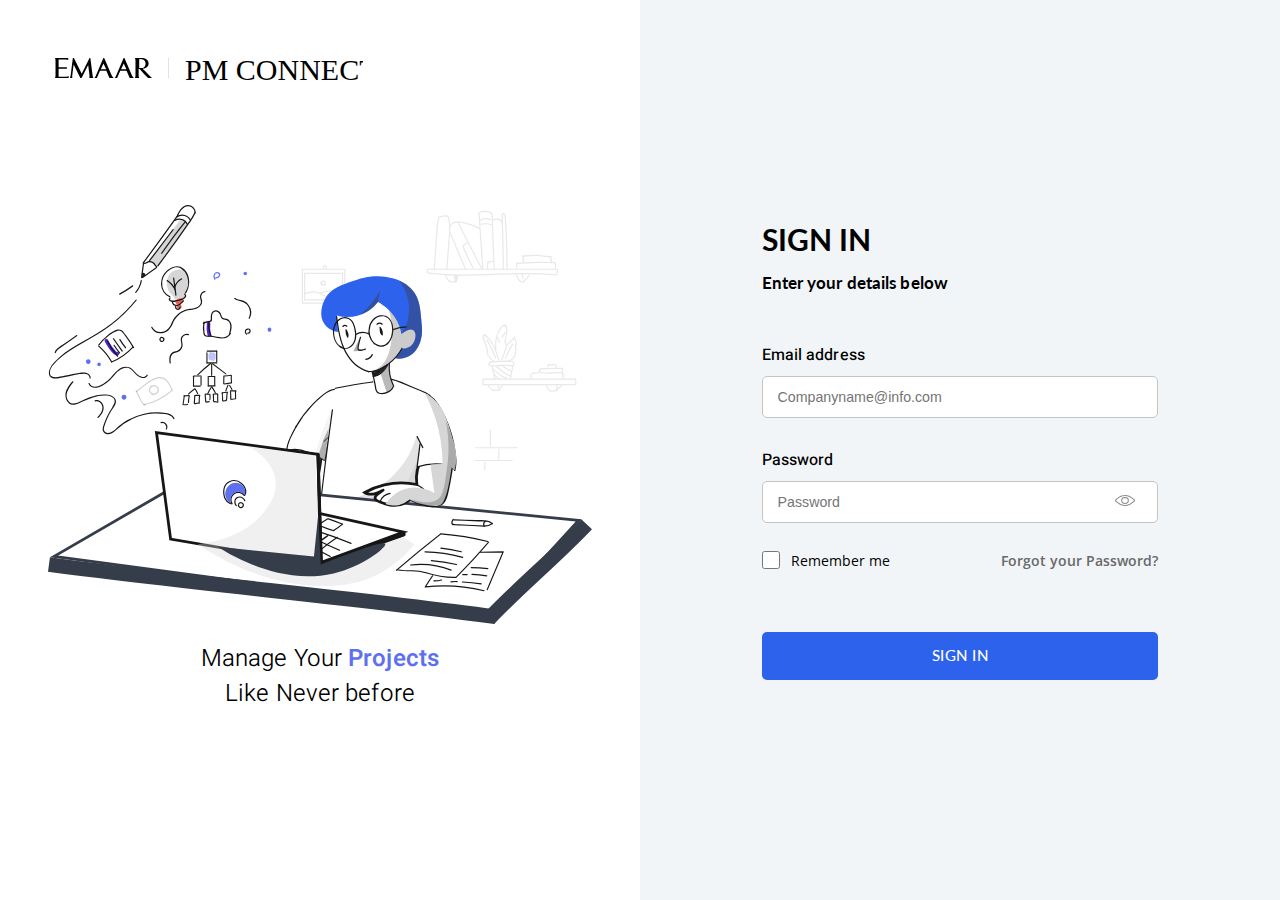
<file: signIn.html>
<!DOCTYPE html>
<html lang="en">

<head>
    <meta charset="UTF-8">
    <meta http-equiv="X-UA-Compatible" content="IE=edge">
    <meta name="viewport" content="width=device-width, initial-scale=1.0">


    <link rel="stylesheet" href="css/style.css">


    <title>Sign In</title>
</head>

<body>
    <section class="main signIn">
        <div class="container-fluid">
            <div class="row">
                <div class="div-left">
                    <h2> <img class="d-none d-md-block" src="icons/Logo-sign.svg" alt=""></h2>

                 <center>   <img src="icons/Emarlogo_mobileversion.svg" class="d-md-none" alt="logo" ></center>
                    
                    <!-- <h2>Emaar </h2>
                    <h2>pm Connect</h2> -->
                    <div class="con_div">
                        <img src="icons/BG-signup.svg" alt="">
                        <div class="div_center">
                            <p>Manage Your <span>Projects</span> Like Never before</p>
                        </div>
                    </div>
                </div>
                <div class="div-right">
                   
                    <form action="">
                        <h1>Sign In</h1>
                        <p>Enter your details below</p>
                        <p>Email address</p>
                        <input type="email" placeholder="Companyname@info.com">
                        <p>Password</p>
                        <input type="password" id="myInput" placeholder="Password">

                        <a class="eyes2" type="button">
                            <!-- <i class="fas fa-eye" onclick="myFunction()"></i> -->
                        <img src="icons/eye.svg" alt="" onclick="myFunction()">
                        </a>


                        <div class="checkbox_div">
                            <div class="align_check">
                                <input type="checkbox" id="vehicle1" name="vehicle1" value="Bike">
                                <label for="vehicle1"> Remember me</label>
                            </div>
                            <p><a href="#" >Forgot your Password?</a></p>
                        </div>
                        <button class="btn">Sign In</button>
                    </form>
                </div>
            </div>
        </div>
    </section>



    <script src="js/script.js"></script>
</body>
<style>
 
</style>
</html>
</file>
<file: css/style.css>
@import url('https://fonts.googleapis.com/css2?family=Heebo:wght@100;200;400;500;600;700;800&family=Lato:wght@400;700&family=Marcellus&family=Open+Sans&family=Roboto&display=swap');
*
{
margin: 0;
padding: 0;
box-sizing: border-box;
scroll-behavior: smooth;
}
html
{
font-size: 62.5% !important;
}
:root
{
--heebo:'Heebo', sans-serif;
--marcel: 'Marcellus', serif;
--open: 'Open Sans', sans-serif;
--roboto: 'Roboto', sans-serif;
--lato: 'Lato', sans-serif;
--rot: 0deg;
}
body
{
font-size: 1.6rem !important;
letter-spacing: 0.1px ;
font-family: var(--heebo) !important;
font-weight: 400 ;
min-height: 100vh;
}
/* signin  css*/
.container-fluid
{
width: 100%;
}
.row
{
display: flex;
align-items: center;
flex-wrap: wrap;
}
.main
{
min-height: 100vh;
width: 100%;
overflow: hidden;
}
.main .div-left,
.main .div-right
{
flex: 0 0 50%;
max-width: 50%;
min-height: 100vh;
padding: 5rem 0;
}
.main .div-left h2
{
font-family: 'Marcellus', serif;
text-transform: uppercase;
letter-spacing: 0.5px;
position: relative;
margin-right: 25px;
font-weight: 600;
display: inline;
font-size: 2.3rem;
margin-left: 5.5rem;
}
.main .div-left h2:nth-child(2)
{
margin-left: 0rem;
}
.main .div-left h2::after
{
display: none;
position: absolute;
top: -7%;
right: 0;
/* display: inline; */
content: '|';
font-weight: 200;
font-size: 2.2rem;
font-family: var(--heebo);
color: #e0e0e0;
transform: translateX(225%);
}
.main .div-left h2:nth-child(2)::after
{
content: '';
}
.main .div-left .con_div
{
display: flex;
flex-direction: column;
align-items: center;
justify-content: center;
text-align: center;
width: 100%;
height: 68vh;
margin-top: 4rem;
}
.main .div-left .con_div img
{
width: 85%;
height: auto;
}
.main .div-left .div_center
{
width: 100%;
display: flex;
justify-content: center;
align-items: center;
text-align: center;
}
.main .div-left .div_center p
{
font-weight: 300;
font-size: 2.4rem;
width: 45%;
margin-top: 1.7rem;
}
.main .div-left .div_center p span
{
font-weight: 600;
color: #5E70EF;
}
.main .div-right
{
background-color: #F2F5F8;
display: flex;
justify-content: center;
flex-direction: column;
align-items: center;
}
.main .div-right form
{
width: 62%;
}
.main .div-right form h1
{
text-transform: uppercase;
font-size: 3rem;
margin-bottom: 1.5rem;
font-family: var(--lato);
}
.main .div-right form p:nth-child(2)
{
margin-bottom: 5rem;
font-family: var(--lato);
font-weight: 700;
font-size: 1.7rem;
}
.main .div-right form input
{
height: 4.2rem;
border-radius: 5px;
width: 100%;
outline: none;
border: 1px solid #c4c4c4;
padding: 15px;
font-size: 1.42rem;
margin-bottom: 3rem;
transition: all 0.4s ease;
}
.main .div-right form input[type="password"]
{
margin-bottom: 2.8rem;
}
.main .div-right form p
{
margin-bottom: 0.9rem;
font-family: var(--heebo);
font-weight: 500;
font-size: 1.6rem;
}
.main .div-right form .checkbox_div
{
display: flex;
justify-content: space-between;
}
.main .div-right form .checkbox_div .align_check
{
display: flex;
}
.main .div-right form .checkbox_div input[type="checkbox"]
{
margin-right: 11px;
width: 18px;
height: 18px;
border: 1px solid transparent;
color: #F2F5F8;
}
.main .div-right form .checkbox_div .align_check label
{
font-size: 13.6px;
font-family: var(--open);
letter-spacing: 0.03px;
}
.main .div-right form .checkbox_div p
{
color: #696969;
font-weight: 600;
font-family: var(--open);
font-size: 13.6px;
letter-spacing: 0.03px;
}
.main .div-right form button
{
outline: none;
color: #fff;
cursor: pointer;
padding: 14px 20px 16px 20px;
letter-spacing: 0.5px;
font-size: 14.8px;
font-weight: 500;
text-transform: uppercase;
transition: all 0.4s ease;
border-radius: 5px;
border: none;
margin-top: 1.2rem;
background-color: #2D62ED;
width: 100%;
font-family: var(--lato);
}
@media (max-width:749px)
{
.container {
padding: 0px 15px;
max-width: 749px;
}
.main .div-left, .main .div-right {
flex: 0 0 100%;
max-width: 100%;
min-height: 80vh;
}
.main .div-left h2
{
margin-left: 1.5rem;
}
.main .div-left .div_center p {
width: 80%;
}
.main .div-left .con_div {
height: 50vh;
}
.main .div-right form {
width: 75%;
}
.main .div-right form .checkbox_div input[type="checkbox"] {
margin-right: 4px;
width: 15px;
height: 15px;
}
.main .div-right form .checkbox_div .align_check label {
font-size: 12.6px;
}
.main .div-right form .checkbox_div p {
font-size: 12.6px;
}
}
/* signin -end */
@media(min-width: 950px)
{
.col-md-1
{
flex: 0 0 calc(1/12*100%);
max-width: calc(1/12*100%);
}
.col-md-2
{
flex: 0 0 calc(2/12*100%);
max-width: calc(2/12*100%);
}
.col-md-3
{
flex: 0 0 25%;
max-width: 25%;
}
.col-md-4
{
flex: 0 0 calc(4/12*100%);
max-width: calc(4/12*100%);
}
.col-md-5
{
flex: 0 0 calc(5/12*100%);
max-width: calc(5/12*100%);
}
.col-md-6
{
flex: 0 0 50%;
max-width: 50%;
}
.col-md-7
{
flex: 0 0 calc(7/12*100%);
max-width: calc(7/12*100%);
}
.col-md-8
{
flex: 0 0 calc(8/12*100%);
max-width: calc(8/12*100%);
}
.col-md-9
{
flex: 0 0 calc(9/12*100%);
max-width: calc(9/12*100%);
}
.col-md-10
{
flex: 0 0 calc(10/12*100%);
max-width: calc(10/12*100%);
}
.col-md-11
{
flex: 0 0 calc(11/12*100%);
max-width: calc(11/12*100%);
}
.col-md-12
{
flex: 0 0 100%;
max-width: 100%;
}
.ml-1
{
margin-left: 5px;
}
.mr-1
{
margin-right: 5px;
}
.mt-1
{
margin-top: 5px;
}
.mb-1
{
margin-bottom: 5px;
}
.ml-2
{
margin-left: 10px;
}
.mr-2
{
margin-right: 10px;
}
.mt-2
{
margin-top: 10px;
}
.mb-2
{
margin-bottom: 10px;
}
.ml-3
{
margin-left: 15px;
}
.mr-3
{
margin-right: 15px;
}
.mt-3
{
margin-top: 1.5rem !important;
}
.mb-3
{
margin-bottom: 15px;
}
.ml-4
{
margin-left: 20px;
}
.mr-4
{
margin-right: 20px;
}
.mt-4
{
margin-top: 20px;
}
.mb-4
{
margin-bottom: 20px;
}
.ml-5
{
margin-left: 25px;
}
.mr-5
{
margin-right: 25px;
}
.mt-5
{
margin-top: 25px;
}
.mb-5
{
margin-bottom: 25px;
}
}
ol, ul {
padding-left: 0rem !important;
}
dl, ol, ul {
margin-top: 0;
margin-bottom: 0rem !important;
}
p {
margin-top: 0;
margin-bottom: 0rem;
}
.container-fluid
{
width: 100%;
}
nav
{
margin: 0;
padding: 0 !important;
}
.mobile-menuhead
{
display: none;
}
.mobile-menuhead .logo_div h1
{
display: none;
}
.main
{
min-height: 100vh;
width: 100%;
overflow: hidden;
}
.main .div-left,
.main .div-right
{
flex: 0 0 50%;
max-width: 50%;
min-height: 100vh;
padding: 5rem 0;
}
.main .div-left h2
{
font-family: 'Marcellus', serif;
text-transform: uppercase;
letter-spacing: 0.5px;
position: relative;
margin-right: 25px;
font-weight: 600;
display: inline;
font-size: 2.3rem;
margin-left: 5.5rem;
}
.main .div-left h2:nth-child(2)
{
margin-left: 0rem;
}
.main .div-left h2::after
{
display: none;
position: absolute;
top: -7%;
right: 0;
/* display: inline; */
content: '|';
font-weight: 200;
font-size: 2.2rem;
font-family: var(--heebo);
color: #e0e0e0;
transform: translateX(225%);
}
.main .div-left h2:nth-child(2)::after
{
content: '';
}
.main .div-left .con_div
{
display: flex;
flex-direction: column;
align-items: center;
justify-content: center;
text-align: center;
width: 100%;
height: 68vh;
margin-top: 4rem;
}
.main .div-left .con_div img
{
width: 85%;
height: auto;
}
.main .div-left .div_center
{
width: 100%;
display: flex;
justify-content: center;
align-items: center;
text-align: center;
}
.main .div-left .div_center p
{
font-weight: 300;
font-size: 2.4rem;
width: 45%;
margin-top: 1.7rem;
}
.main .div-left .div_center p span
{
font-weight: 600;
color: #5E70EF;
}
.main .div-right
{
background-color: #F2F5F8;
display: flex;
justify-content: center;
flex-direction: column;
align-items: center;
}
.main .div-right form
{
width: 62%;
}
.main .div-right form h1
{
text-transform: uppercase;
font-size: 3rem;
margin-bottom: 1.5rem;
font-family: var(--lato);
}
.main .div-right form p:nth-child(2)
{
margin-bottom: 5rem;
font-family: var(--lato);
font-weight: 700;
font-size: 1.7rem;
}
.main .div-right form input
{
height: 4.2rem;
border-radius: 5px;
width: 100%;
outline: none;
border: 1px solid #c4c4c4;
padding: 15px;
font-size: 1.42rem;
margin-bottom: 3rem;
transition: all 0.4s ease;
}
.main .div-right form input[type="password"]
{
margin-bottom: 2.8rem;
}
.main .div-right form p
{
margin-bottom: 0.9rem;
font-family: var(--heebo);
font-weight: 500;
font-size: 1.6rem;
}
.main .div-right form .checkbox_div
{
display: flex;
justify-content: space-between;
}
.main .div-right form .checkbox_div .align_check
{
display: flex;
}
.main .div-right form .checkbox_div input[type="checkbox"]
{
margin-right: 11px;
width: 18px;
height: 18px;
border: 1px solid transparent;
color: #F2F5F8;
}
.main .div-right form .checkbox_div .align_check label
{
font-size: 13.6px;
font-family: var(--open);
letter-spacing: 0.03px;
}
.main .div-right form .checkbox_div p
{
color: #696969;
font-weight: 600;
font-family: var(--open);
font-size: 13.6px;
letter-spacing: 0.03px;
}
.checkbox_div a{
text-decoration: none;
color: #696969;
font-family: var(--open);
}
.main .div-right form button
{
outline: none;
color: #fff;
cursor: pointer;
padding: 14px 20px 16px 20px;
letter-spacing: 0.5px;
font-size: 14.8px;
font-weight: 500;
text-transform: uppercase;
transition: all 0.4s ease;
border-radius: 5px;
border: none;
margin-top: 1.2rem;
background-color: #2D62ED;
width: 100%;
font-family: var(--lato);
}
.manage_view
{
min-height: 100vh;
width: 100%;
position: relative;
}
/* proj edit */
/* .manage_view .proj_edit
{
position: fixed;
right: 0;
top: 0;
height: 100vh;
width: 66vw;
z-index: 150;
background: #fff;
padding: 25px;
display: none;
}
.manage_view .proj_edit .col-md-3 span
{
width: 31px;
height: 31px;
border-radius: 30px;
border: 1px solid gray;
text-align: center;
line-height: 39px;
display: block;
}
.manage_view .proj_edit .col-md-3 span i
{
font-size: 20px;
color: gray;
font-weight: 200;
}
.manage_view .proj_edit .align-self-end div
{
width: 31px;
height: 31px;
border-radius: 30px;
margin-right: 1.3rem;
}
.manage_view .proj_edit .align-self-end div img
{
width: 100%;
height: 100%;
border-radius: 30px;
object-fit: cover;
}
.manage_view .proj_edit .align-self-end span:nth-child(3)
{
border: 2px dotted #2D62ED;
display: flex;
justify-content: center;
align-items: center;
border-radius: 30px;
width: 31px;
height: 31px;
margin-right: 4rem;
}
.manage_view .proj_edit .align-self-end span:nth-child(3) i
{
color: #2D62ED;
font-size: 16px;
font-weight: 500;
}
.manage_view .proj_edit .align-self-end span:nth-child(4)
{
width: 3px;
height: 3px;
background-color: gray;
color: gray;
position: relative;
}
.manage_view .proj_edit .align-self-end span:nth-child(4)::after,
.manage_view .proj_edit .align-self-end span:nth-child(4)::before
{
content: '';
position: absolute;
background-color: inherit;
width: inherit;
height: inherit;
}
.manage_view .proj_edit .align-self-end span:nth-child(4)::after
{
left: -4px;
top: 0;
}
.manage_view .proj_edit .align-self-end span:nth-child(4)::before
{
right: -4px;
top: 0;
} */
/* pro edit end */
.manage_view .container-fluid > .row
{
align-items: flex-start !important;
}
.manage_view .div1
{
flex: 0 0 5.5%;
max-width: 5.5%;
padding: 2.5vw 1vw;
background-color: #2D62ED;
display: flex;
flex-direction: column;
align-items: center;
text-align: center;
height: 100vh;
border-top-right-radius: 1.2vw;
border-bottom-right-radius: 1.2vw;
position: fixed;
z-index: 15;
}
.div1 h3 img:last-child{
margin-top: 11px;
width: 20px;
}
.div1 h3 img:nth-child(2){
margin-top: 0px;
width: 52px;
}
.manage_view .div2
{
flex: 0 0 23%;
max-width: 23%;
background-color: #F8F9FB;
height: 100vh;
width: 100%;
position: fixed;
margin-left: 5.5%;
}
.manage_view .div3
{
flex: 0 0 71.5%;
max-width: 71.5%;
min-height: 100vh;
position: relative;
padding-bottom: 12rem;
margin-left: 28.5%;
}
.manage_view .div3 .step_wise
{
position: fixed;
bottom: 0;
right: 0;
width: 71.5%;
height: 120px;
background-color: #fff;
z-index: 10;
display: flex;
padding: 0 7rem 0 7rem;
justify-content: space-between;
align-items: center;
border-top: 2px solid #d1d1d1;
box-shadow: 0px -7px 16px #E5E6E6E2;
}
.manage_view .div3 .step_wise .border_step
{
border-top: 2px solid #2D62ED;
width: calc(100%/3);
position: absolute;
height: 100%;
top: -2px;
left: 0;
z-index: 50;
}
.manage_view .div3 .step_wise button
{
width: 122px;
height: 43px;
text-transform: uppercase;
letter-spacing: 0.3px;
font-family: var(--heebo);
font-size: 1.4rem;
color: #dedede;
border: 1px solid #dedede;
border-radius: 6px;
background-color: #fff;
cursor: pointer;
}
.manage_view .div3 .step_wise button.enable
{
color: #2D62ED;
border:1px solid #2D62ED;
cursor: pointer;
position: relative;
z-index: 100;
}
.manage_view .div3 .step_wise button.active
{
background-color: #2D62ED;
color: #fff;
cursor: pointer;
position: relative;
z-index: 100;
}
.manage_view .div3 .step_wise .center_step
{
display: flex;
}
.manage_view .div3 .step_wise .center_step span
{
vertical-align: top;
margin-right: 8px;
margin-top: -5px;
transform: translateY(0%);
font-family: var(--heebo);
font-weight: 500;
letter-spacing: 0.15px;
}
.manage_view .div3 .step_wise .center_step span.active
{
color: #2D62ED;
}
.manage_view .div3 .step_wise .center_step span.pie
{
font-size: 2.1rem;
margin-top: -8px;
font-family: var(--roboto);
}
.manage_view .div3 .step_wise h5
{
font-family: var(--heebo);
font-weight: 400;
font-size: 1.4rem;
letter-spacing: 0.15px;
text-transform: uppercase;
margin-right: 3px;
font-weight: 500;
color: #91939B;
}
.manage_view .div3 .step_wise h5.active
{
color: #2D62ED;
}
.manage_view .div3 .step_wise h5:last-child
{
margin-left: 1px;
}
.manage_view .div1 h3
{
text-transform: uppercase;
font-family: var(--marcel);
font-weight: 600;
font-size: 1.5rem;
color: #ffffff;
opacity: 0.9;
letter-spacing: 0.03px;
padding-bottom: 3vh;
border-bottom: 0.04rem solid #dedcdc;
}
.manage_view .div1 ul
{
list-style-type: none;
}
.manage_view .div1 ul:nth-child(2)
{
margin-top: 1vh;
}
.manage_view .div1 ul:nth-child(3)
{
position: absolute;
bottom: 2.5%;
left: 50%;
transform: translateX(-50%);
}
.manage_view .div1 ul li{
margin-bottom: 2.5vh;
cursor: pointer;
width: 35px;
height: 35px;
transition: all 0.3s ease-in-out;
display: flex;
justify-content: center;
align-items: center;
border-radius: 6px;
position: relative;
}
.manage_view .div1 ul li .tooltiptext {
visibility: hidden;
width: max-content;
background-color: #fff;
color: #000;
text-align: left;
padding: 3px 8px;
border-radius: 2px;
border: 1px solid #e3e2e1;
position: absolute;
z-index: 10;
left: 127%;
font-size: 12px;
}
.manage_view .div1 ul li:hover .tooltiptext{
visibility: visible;
text-transform: capitalize;
}
/* profile tooltip */
.tooltip1 {
color: black;
position: relative;
display: inline-block;
}
.tooltip1 .tooltiptext1 {
width: 120px;
color:black;
text-align: center;
border-radius: 6px;
padding: 8px 0;
/* Position the tooltip */
position: absolute;
z-index: 1;
}
.tooltiptext1 span{
color: black;
z-index: 999;
text-transform: capitalize !important;
}
.tooltip1:hover .tooltiptext1 {
visibility: visible;
}
.manage_view .div1 ul li img:first-child.active
{
  display: block;
}
.manage_view .div1 ul li img:last-child.deactive
{
  display: none;
}
.manage_view .div1 ul:nth-child(3) li:last-child
{
width: 22px;
height: 22px;
border-radius: 30px;
background-color: #ffff;
opacity: 0.98;
color: #000;
margin-left: 7px;
transition: all 0.2s ease-in-out;
}
.manage_view .div1 ul:nth-child(3) li:last-child:hover
{
transform: scale(1.15);
box-shadow: 0rem 0.5rem 1rem rgb(0 0 0 / 48%);
}
.manage_view .div1 ul:nth-child(3) li:last-child span:first-child
{
font-family: var(--heebo);
font-size: 1.2rem;
display: inline-block;
line-height: 26px;
text-transform: uppercase;
}
.manage_view .div1 .tooltip1 .tooltiptext1:nth-child(2) button {
  display: none;
}
.manage_view .div2 .center_div
{
width: 100%;
display: flex;
justify-content: center;
}
.manage_view .div2 ul
{
list-style-type: none;
display: flex;
flex-direction: column;
width: 82%;
background-color: #fff;
margin-top: 5rem;
box-shadow: 0 0px -3px -5px rgba(0, 0, 0, 0.05);
}
.manage_view .div2 ul li
{
border-bottom: 1.5px solid #ededed;
position: relative;
z-index: 15;
}
.manage_view .div2 ul li {
border-bottom: none;
}
.manage_view .div2 ul li div
{
display: inline-block;
}
.manage_view .div2 ul li.active
{
background-color: #2D62ED;
border-bottom: none;
}
.manage_view .div2 ul li.active div
{
color: #fff;
}
.manage_view .div2 ul li.active div:first-child
{
background-color: #ffffff;
}
.manage_view .div2 ul li:last-child
{
border: none;
}
.manage_view .div2 ul li div:first-child
{
margin: -1px 1rem 0 2.4rem;
position: relative;
width: 18px;
height: 18px;
border-radius: 30px;
background-color: #999999;
vertical-align: middle;
}
.manage_view .div2 ul li div:first-child.success
{
background-color: #35A820;
z-index: 10;
position: relative;
}
.manage_view .div2 ul li div:first-child.success::after
{
position: absolute;
z-index: inherit;
top: -25%;
left: -91%;
content: url(../img/success.png);
display: flex;
justify-content: center;
align-items: center;
}
.manage_view .div2 ul li div:first-child::before
{
position: absolute;
z-index: 5;
content: '';
left: 44%;
transform: translateX(10%);
bottom: -55px;
width: 2px;
height: 55px;
border: 1px dashed #999999;
}
.manage_view .div2 ul li:last-child div:first-child::before
{
content: '';
width: 0;
height: 0;
background-color: #ffff;
}
.manage_view .div2 ul li div:last-child
{
line-height: 66px;
}
.manage_view .div2 ul li span
{
margin-top: 2px;
font-size: 1.5rem;
}
.manage_view .div3 .form_div
{
width: 100%;
padding: 0rem 8rem;
margin-top: 6.3rem;
}
.manage_view .div3 .form_div .row
{
align-items: flex-start;
}
.manage_view .div3 .form_div .con1,
.manage_view .div3 .form_div .con2,
.manage_view .div3 .form_div .con3,
.manage_view .div3 .form_div .con5
{
width: 100%;
display: flex;
flex-wrap: wrap;
}
.manage_view .div3 .form_div .step_forward
{
display: none;
}
.manage_view .div3 .form_div .step_forward.active
{
display: block;
animation: slideRight 0.2s ease-in;
}
@keyframes slideRight
{
0%
{
transform: translateX(20%);
}
100%
{
transform: translateX(0%);
}
}
.manage_view .div3 .form_div form h2,
.manage_view .div3 .form_div form p
{
width: 100%;
}
.manage_view .div3 .form_div form input[type="text"],
.manage_view .div3 .form_div form input[type="textarea"],
.manage_view .div3 .form_div form select
{
height: 40px;
width: 92%;
background-color: #fff;
border: 0.4000000059604645px solid #dedede;
border-radius: 5px;
padding: 10px 18px;
font-size: 1.42rem;
margin-bottom: 4.2rem;
transition: all 0.4s ease;
outline: none;
transition: border-color .15s ease-in-out,box-shadow .15s ease-in-out;
box-shadow: 0 0px 3px 0 rgba(0, 0, 0, .03);
}
.manage_view .div3 .form_div form select
{
color: grey;
background: url(../img/arrowdown.svg) no-repeat;
background-position: calc(100% - 1.8rem) center;
-moz-appearance:none !important;
-webkit-appearance: none !important;
appearance: none !important;
}
.manage_view .div3 .form_div form select option,
.manage_view .div3 .form_div form select.option_selected
{
color: #000;
}
.manage_view .div3 .form_div form input[type="textarea"]
{
width: 95%;
height: 104px;
}
.manage_view .div3 .form_div form >.con1 > h2,
.manage_view .div3 .form_div form .con2 > h2,
.manage_view .div3 .form_div form .con3 > h2,
.manage_view .div3 .form_div form .con5 > h2
{
font-weight: 400;
font-size: 3rem;
margin-bottom: 1rem;
}
.manage_view .div3 .form_div form .con2 > h2 > p
{
font-size: 12px;
color: #1663CC;
}
.manage_view .div3 .form_div form .con2 .support_div > p
{
color: #1663CC;
font-size: 12px;
letter-spacing: 0px;
}
.manage_view .div3 .form_div form .con2 .up_head,
.manage_view .div3 .form_div form .con4 .up_head
{
font-size: 1.6rem;
font-weight: 500;
font-family: var(--roboto);
}
.manage_view .div3 .form_div form .con2 .box
{
width: 100%;
height: 125px;
background-color: #fff;
display: flex;
justify-content: center;
align-items: center;
flex-direction: column;
text-align: center;
padding-top: 30px;
margin-top: 0.7rem;
overflow: hidden;
position: relative;
border-radius: 6px;
}
.manage_view .div3 .form_div form .con2 .box::before
{
content: "";
position: absolute;
border: 4px dashed #AAAAAA;
top: -3px;
bottom: -3px;
left: -3px;
right: -3px;
}
.manage_view .div3 .form_div form .con2 .box i
{
color: #5E70EF;
font-size: 2.9rem;
}
.manage_view .div3 .form_div form .con2 .box p
{
color: #080808;
font-size: 14px;
margin-top: 0.3rem;
}
.manage_view .div3 .form_div form .con2 .box p span
{
color: #5E70EF;
}
.manage_view .div3 .form_div p
{
margin-bottom: 0.7rem;
font-size: 1.5rem;
}
.manage_view .div3 .form_div form p:nth-child(2)
{
margin-bottom: 4.3rem;
font-size: 1.6rem;
}
.manage_view .div3 .form_div form .check_div input[type="checkbox"]
{
width: 20px;
height: 20px;
border: 0.699999988079071px solid #e3e3e3;
border-radius: 3px;
background-color: #fff;
}
/* .manage_view .div3 .form_div form .check_div input[type="checkbox"] + label:before {
border: 1px solid gray;
content: "\00a0";
display: inline-block;
font: 16px/1em sans-serif;
height: 16px;
margin: 0 .25em 0 0;
padding: 0;
vertical-align: top;
width: 16px;
} */
.manage_view .div3 .form_div form .check_div label
{
margin-right: 5rem;
vertical-align: top;
font-size: 1.4rem;
color: grey;
}
.manage_view .div3 .form_div .con3 .sep_div,
.manage_view .div3 .form_div .con5 .sep_div
{
display: flex;
justify-content: space-between;
border-bottom: 1px solid #dedede;
height: 28px;
width: 90%;
margin-bottom: 0.2rem;
}
.manage_view .div3 .form_div .con3 .user-list,
.manage_view .div3 .form_div .con5 .user-list
{
overflow-y: auto;
max-height: 270px;
width: 90%;
}
.manage_view .div3 .form_div .con3 .user-list .img-div,
.manage_view .div3 .form_div .con3 .highlight_div .img-div,
.manage_view .div3 .form_div .con5 .user-list .img-div,
.manage_view .div3 .form_div .con5 .highlight_div .img-div
{
flex: 0 0 14%;
max-width: 14%;
}
.manage_view .div3 .form_div .con3 .user-list .info-div,
.manage_view .div3 .form_div .con3 .highlight_div .info-div,
.manage_view .div3 .form_div .con5 .user-list .info-div,
.manage_view .div3 .form_div .con5 .highlight_div .info-div
{
flex: 0 0 86%;
max-width: 86%;
display: flex;
justify-content: space-between;
}
.manage_view .div3 .form_div .con3 .highlight_div .info-div,
.manage_view .div3 .form_div .con5 .highlight_div .info-div
{
align-items: center;
height: 38px;
cursor: pointer;
}
.manage_view .div3 .form_div .con3 .user-list .info-div button,
.manage_view .div3 .form_div .con5 .user-list .info-div button
{
width: 70px;
height: 29px;
background-color: #F52444;
font-size: 12px;
outline: none;
border: none;
color: #fff;
font-family: var(--heebo);
border-radius: 5px;
cursor: pointer;
display: none;
}
.manage_view .div3 .form_div .con3 .highlight_div .info-div div,
.manage_view .div3 .form_div .con5 .highlight_div .info-div div
{
display: flex;
width: 100%;
}
.manage_view .div3 .form_div .con3 .user-list .info-div h6,
.manage_view .div3 .form_div .con3 .highlight_div .info-div h6,
.manage_view .div3 .form_div .con5 .user-list .info-div h6,
.manage_view .div3 .form_div .con5 .highlight_div .info-div h6
{
font-size: 15px;
color: #27282E;
font-weight: 500;
}
.manage_view .div3 .form_div .con3 .highlight_div .info-div h6,
.manage_view .div3 .form_div .con5 .highlight_div .info-div h6
{
margin-right: 2rem;
width: max-content;
min-width: 83px;
}
.manage_view .div3 .form_div .con3 .user-list .info-div p,
.manage_view .div3 .form_div .con3 .highlight_div .info-div p,
.manage_view .div3 .form_div .con5 .user-list .info-div p,
.manage_view .div3 .form_div .con6 .highlight_div .info-div p
{
margin-bottom: 2.5rem;
font-size: 13px;
color: #91939B;
}
.manage_view .div3 .form_div .con3 .highlight_div .info-div p,
.manage_view .div3 .form_div .con5 .highlight_div .info-div p
{
margin: 0.1rem 0 0rem;
width: 100%;
}
.manage_view .div3 .form_div .con5 .highlight_div .info-div p {
font-size: 13px;
color: #91939B;
}
.manage_view .div3 .form_div .con3 .user-list .img-div img,
.manage_view .div3 .form_div .con3 .highlight_div .img-div img,
.manage_view .div3 .form_div .con5 .user-list .img-div img,
.manage_view .div3 .form_div .con5 .highlight_div .img-div img
{
width: 40px;
height: 40px;
object-fit: cover;
border-radius: 30px;
}
.manage_view .div3 .form_div .con3 .user-list .hover_div,
.manage_view .div3 .form_div .con5 .user-list .hover_div
{
padding:15px 10px 0;
height: 70px;
}
.manage_view .div3 .form_div .con3 .user-list .hover_div:hover,
.manage_view .div3 .form_div .con5 .user-list .hover_div:hover
{
background-color: #e8e9ed;
width: 100%;
}
.manage_view .div3 .form_div .con3 .user-list .hover_div:hover .info-div button,
.manage_view .div3 .form_div .con5 .user-list .hover_div:hover .info-div button
{
display: block;
/* cursor: pointer; */
}
.manage_view .div3 .form_div .con3 .user-list::-webkit-scrollbar-track,
.manage_view .div3 .form_div .con5 .user-list::-webkit-scrollbar-track
{
border: 1px solid #fff;
padding: 2px 0;
background-color: #fff;
}
.manage_view .div3 .form_div .con3 .user-list::-webkit-scrollbar,
.manage_view .div3 .form_div .con5 .user-list::-webkit-scrollbar
{
width: 10px;
}
.manage_view .div3 .form_div .con3 .user-list::-webkit-scrollbar-thumb,
.manage_view .div3 .form_div .con5 .user-list::-webkit-scrollbar-thumb
{
border-radius: 15px;
box-shadow: inset 0 0 6px rgba(0,0,0,.3);
background-color: #e8e9ed;
border: 1px solid #fff;
}
.manage_view .div3 .form_div .con3 .highlight_div,
.manage_view .div3 .form_div .con5 .highlight_div
{
position: absolute;
top: 220px;
left: 5.6%;
width: 41.3%;
box-shadow: 0px 4px 15px #0000001C;
border: 0.699999988079071px solid #d9d9d9;
border-radius: 9px;
z-index: 565;
background-color: #fff;
color: #27282E;
padding: 5px 10px 10px 10px;
opacity: 0;
visibility: hidden;
transition: all 0.2s ease;
max-height: 270px;
overflow-y: auto;
}
.manage_view .div3 .form_div .con3 .highlight_div .row.mt-3,
.manage_view .div3 .form_div .con5 .highlight_div .row.mt-3
{
margin-top: 1.2rem;
}
.manage_view .div3 .form_div .con3 .highlight_div .invite_main,
.manage_view .div3 .form_div .con5 .highlight_div .invite_main
{
height: 40px;
background-color: #F4F5F8;
border-radius: 5px;
padding: 0 5px;
margin-top: 8px;
display: flex;
align-items: center;
}
.manage_view .div3 .form_div .con3 .highlight_div .invite_main h4,
.manage_view .div3 .form_div .con5 .highlight_div .invite_main h4
{
color: #27282E;
font-size: 14px;
font-weight: 400;
}
.manage_view .div3 .form_div .con3 .highlight_div .invite_main span,
.manage_view .div3 .form_div .con5 .highlight_div .invite_main span
{
color: #27282E;
font-size: 15px;
font-weight: 500;
}
.manage_view .div3 .form_div .con3 .highlight_div .invite_main .fa-plus,
.manage_view .div3 .form_div .con5 .highlight_div .invite_main .fa-plus
{
color: #8C94A1;
width: 26px;
height: 26px;
text-align: center;
border-radius: 3px;
font-size: 14px;
display: inline-block;
line-height: 26px;
}
.manage_view .div3 .form_div .feedback
{
  overflow: hidden;
}
.manage_view .div3 .form_div .feedback .feedback_appear 
{
  padding: 15px 20px;
  width: 400px;
  background-color: #fff;
  position: fixed;
  z-index: 8;
  top: 28%;
  left: 45%;
  border-radius: 4px;
  box-shadow: 0 0px 8px rgb(0 0 0 / 12%);
  animation:feedbackUp 0.5s ease-in-out;
  display: none;
}
.manage_view .div3 .form_div .feedback .feedback_appear.active 
{
   display: block;
  animation:feedbackDown 0.5s ease-in-out;
}
@keyframes feedbackUp
{
  0%
  {
      opacity: 1;
      margin-top: 0;
  }
  100%
  {
     opacity: 0;
     margin-top: -20px;
  }
}
@keyframes feedbackDown
{
  0%
  {
      opacity: 0;
      margin-top: -20px;
  }
  100%
  {
     opacity: 1;
     margin-top: 0px;
  }
}
.manage_view .div3 .form_div .feedback .feedback_appear input
{
  height: 60px;
  margin: 1.1rem 0 1.5rem;
  width: 100%;
  padding: 0px;
  border: 1px solid rgba(0, 0, 0, .01);
}
.manage_view .div3 .form_div .feedback .close_feedback
{
  color: grey;
  font-size: 20px;
  cursor: pointer;
}
.manage_view .div3 .form_div .feedback .send_feedback button
{
  background: #2762ed;
  width: 68px;
  height: 29px;
  border-radius: 5px;
  text-transform: uppercase;
  font-size: 13px;
  letter-spacing: 0.1px;
  color: #fff;
}
.manage_view .div3 .form_div .feedback h2
{
  font-size: 3rem;
  font-weight: 400;
  margin-bottom: 1.5rem;
}
.manage_view .div3 .form_div .feedback h2 p
{
  display: contents;
  font-size: 1.7rem;
}
.manage_view .div3 .form_div .feedback p:nth-child(2)
{
  margin-bottom: 1.9rem;
}
.manage_view .div3 .form_div .feedback p > span
{
  color: #2762ed;
  font-size: 1.4rem;
}
.manage_view .div3 .form_div .feedback .col-md-6 >p
{
  margin-bottom: 1.7rem;
}
.manage_view .div3 .form_div .feedback .text_div >p
{
  margin-bottom: 0.6rem;
}
.manage_view .div3 .form_div .feedback .text_div p:nth-child(2)
{
  font-size: 13px;
  margin-bottom: 1.6rem;
}
.manage_view .div3 .form_div .feedback .col-md-6 h5:nth-child(2)
{
  margin-bottom: 0.6rem;
  font-size: 1.4rem;
  font-weight: 500;
}
.manage_view .div3 .form_div .feedback .star_div
{
  margin-bottom: 6.1rem;
  padding-top: 3px;
  position: relative;
  display: flex;
  align-items: flex-end;
}
.manage_view .div3 .form_div .feedback .star_div span
{
  margin-right: 1.5rem;
  color: rgb(196, 196, 196);
  cursor: pointer;
}
.manage_view .div3 .form_div .feedback .star_div span.orange
{
  color: orange;
}
.manage_view .div3 .form_div .feedback .star_div span.yellow
{
  color: yellow;
}
.manage_view .div3 .form_div .feedback .star_div img.chat
{
  margin: 0px 0 0 18px;
  width: 16px;
  cursor: pointer;
}

.manage_view .div3 .form_div .feedback .star_div p
{
  color: grey;
  position: absolute;
  font-size: 12px;
  top: 30px;
  left: 0;
}
.manage_view .div3 .form_div .feedback .star_div p:last-child {
  top: 30px;
  left: 156px;
}
.manage_view .div3 .form_div .con5 .upload_box,
.manage_view .div3 .form_div .con5 .upload_box2
{
  width: 92%;
  height: 120px;
  background-color: #fff;
  border: 0.4000000059604645px solid #dedede;
  border-radius: 5px;
  transition: border-color .15s ease-in-out,box-shadow .15s ease-in-out;
  box-shadow: 0 0px 3px 0 rgb(0 0 0 / 3%);
  padding: 2rem 4.8rem;
  text-align: center;
  display: none;
}
.manage_view .div3 .form_div .con5 .upload_box.active,
.manage_view .div3 .form_div .con5 .upload_box2.active
{
  display: block;
  animation: fadeIn 0.2s ease-in;
}
.manage_view .div3 .form_div .con5 .upload_box .draw,
.manage_view .div3 .form_div .con5 .upload_box .upload 
{
  cursor: pointer;
}
.manage_view .div3 .form_div .con5 .upload_box .draw:hover p,
.manage_view .div3 .form_div .con5 .upload_box .upload:hover p
{
  color: #2762ed;
} 
.manage_view .div3 .form_div .con5 .upload_box .draw:hover p::before
{
  content: url(../icons/draw_blue.svg);
} 
.manage_view .div3 .form_div .con5 .upload_box .upload:hover p::before
{
  content: url(../icons/upload_blue.svg);
} 
.manage_view .div3 .form_div .con5 .upload_box .draw p,
.manage_view .div3 .form_div .con5 .upload_box .upload p
{
  color: #91939B;
  position: relative;
}
.manage_view .div3 .form_div .con5 .upload_box .draw p::before,
.manage_view .div3 .form_div .con5 .upload_box .upload p::before
{
  content: url(../icons/Draw_Grey.svg);
  position: absolute;
  top: 2px;
  transform: translateX(-190%);
}
.manage_view .div3 .form_div .con5 .upload_box .upload p::before
{
  content: url(../icons/upload_Grey.svg);
}
.manage_view .div3 .form_div .con5 .upload_box2 {
  flex-direction: column;
  align-items: flex-start;
  padding: 2rem 1.8rem;
}
.manage_view .div3 .form_div .con5 .upload_box2 canvas
{
  width: 100%;
  height: 60px;
}
.manage_view .div3 .form_div .con5 .upload_box2 .color_div div
{
  width: 14px;
  height: 14px;
  border-radius: 30px;
  margin-right: 0.6rem;
}
.manage_view .div3 .form_div .con5 .upload_box2 .color_div .blue
{
  background-color: #2D62ED;
}
.manage_view .div3 .form_div .con5 .upload_box2 .color_div .yellow
{
  background-color: #F6BE75;
}
.manage_view .div3 .form_div .con5 .upload_box2 .color_div .sky
{
  background-color: #1CA9ED;
}
.manage_view .div3 .form_div .con5 .upload_box2 .color_div .red
{
  background-color: #E2445B;
}
.manage_view .div3 .form_div .con5 .upload_box2 .color_div .black
{
  background-color: #211F1F;
}
.manage_view .div3 .form_div .con5 .upload_box2 .save_div button:nth-child(1)
{
  margin-right: 1rem;
}
.manage_view .div3 .form_div .con5 .upload_box2 .save_div
{
  display: flex;
  align-items: flex-start;
}
.manage_view .div3 .form_div .con5 .upload_box2 .save_div button
{
  font-size: 1.4rem;
  color: #91939B;
  font-weight: 500;
}
.manage_view .div3 .form_div .con5 .upload_box2 .save_div button:hover
{
  color: #2762ed;
}

/* management project filter */
/* management project filter */
.proj_filter .divfilter2
{
flex: 0 0 94.5%;
max-width: 94.5%;
margin-left: 5.5%;
margin-bottom: 14rem;
}
.proj_filter .divfilter2 .top_up,
.proj_filter .divfilter2 .top_up2
{
padding: 26px 3.5rem 0px;
display: flex;
align-items: center;
width: 100%;
border-bottom: 1px solid #ededed;
}
.proj_filter .divfilter2 .top_up {
margin-top: -0.1px;
/* left: 0; */
top: 0;
position: fixed;
z-index: 6;
background: #fff;
}
.proj_filter .divfilter2 .top_up ul
{
list-style-type: none;
display: flex;
margin-left: 15%;
margin-top: 13px;
}
.proj_filter .divfilter2 .top_up h1
{
font-weight: 600;
color: #171E48;
font-size: 2.8rem;
margin-top: -5px;
}
.proj_filter .divfilter2 .top_up ul li,
.proj_filter .divfilter2 .top_up2 ul li
{
color: #1E2022;
font-size: 1.3rem;
opacity: 0.7;
position: relative;
cursor: pointer;
margin-right: 2.5rem;
padding-bottom: 18px;
}
.proj_filter .divfilter2 .top_up ul li.active
{
color: #2D62ED;
border-bottom: 2px solid #2D62ED;
opacity: 1;
}
.proj_filter .divfilter2 .top_up ul li i,
.proj_filter .divfilter2 .top_up2 ul li i
{
font-size: 1.4rem;
vertical-align: middle;
margin-right: 1px;
}
.proj_filter .divfilter2 .top_up ul li::before
{
position: absolute;
content: '';
top: 1px;
left: 0;
transform: translateX(-900%);
width: 1px;
height: 20px;
background-color: #dedcdc;
}
.proj_filter .divfilter2 .list,
.proj_filter .divfilter2 .gantt,
.proj_filter .divfilter2 .calendar,
.proj_filter .divfilter2 .workload,
.proj_filter .divfilter2 .kanban,
.proj_filter .divfilter2 .addview
{
display: none;
}
.proj_filter .divfilter2 .list.active,
.proj_filter .divfilter2 .gantt.active,
.proj_filter .divfilter2 .calendar.active,
.proj_filter .divfilter2 .workload.active,
.proj_filter .divfilter2 .kanban.active,
.proj_filter .divfilter2 .addview.active
{
display: block;
animation: fadeIn 0.2s ease-in;
}
@keyframes fadeIn
{
0%
{
opacity: 0;
}
100%
{
opacity: 1;
}
}
.proj_filter .divfilter2 .gantt,
.proj_filter .divfilter2 .calendar,
.proj_filter .divfilter2 .workload,
.proj_filter .divfilter2 .kanban
{
margin-top: 7.7rem;
}
.proj_filter .divfilter2 .addview
{
position: fixed;
left: 47.2%;
top: 78px;
width: 210px;
/* background: transparent url(img/rec_addview.svg) 0% 0% no-repeat padding-box;
*/
background-color: #fff;
box-shadow: 0px 3px 14px #00000029;
border: 1px solid #70707003;
border-radius: 2px;
padding: 20px 30px;
z-index: 10;
}
.proj_filter .divfilter2 .addview h3
{
font-size: 17px;
color: #171E48;
margin: 1.4rem 0 2.5rem;
}
.proj_filter .divfilter2 .addview ul
{
list-style-type: none;
margin-left: 2px;
}
.proj_filter .divfilter2 .addview ul li
{
display: flex;
font-size: 14px;
margin-bottom: 1.5rem;
}
.proj_filter .divfilter2 .addview ul li i
{
margin-inline-end: 1rem;
font-size: 14px;
margin-top: 3px;
color: #2D62ED;
}
.proj_filter .divfilter2 .addview ul button
{
font-size: 14px;
font-weight: 600;
}
.proj_filter .divfilter2 .top_up2 {
  padding: 1.8rem 3.5rem;
  align-items: center;
  margin-block-end: 2rem;
  margin-top: 21.7rem;
  right: 0;
  position: fixed;
  z-index: 6;
  background: #fff;
}
.proj_filter .divfilter2 .top_up2 .topup2_overlay,
.proj_filter .divfilter2 .drop_overlay
{
position: fixed;
left: 0;
width: 100%;
height: 100vh;
display: none;
z-index: 6;
overflow: hidden;
}
.proj_filter .divfilter2 .drop_overlay
{
height: 223%;
z-index: 1;
}
.proj_filter .divfilter2 .top_up2 .topup2_overlay.active,
.proj_filter .divfilter2 .drop_overlay.active
{
display: block;
background-color: transparent;
}
.proj_filter .divfilter2 .top_up2 ul
{
list-style-type: none;
display: flex;
width: 100%;
justify-content: flex-end;
position: relative;
}
.proj_filter .myoverlay,
.proj_filter .addview_overlay
{
position: fixed;
width: 200%;
height: 100vh;
display: none;
z-index: 4;
overflow: hidden;
}
.proj_filter .myoverlay.active,
.proj_filter .addview_overlay.active
{
display: block;
background-color: transparent;
}
.proj_filter .addview_overlay
{
  z-index: 8;
}
.proj_filter .divfilter2 .top_up2 ul>li:nth-child(2).active
{
color: #2D62ED;
}
.proj_filter .divfilter2 .top_up2 .filter_div
{
position: absolute;
z-index: 150;
right: 0;
top: 39px;
width: 63%;
height: auto;
background-color: #ffffff;
box-shadow: 0px 3px 14px #00000029;
border: 1px solid #70707003;
border-radius: 2px;
padding: 25px 30px 0;
display: none;
}
.proj_filter .divfilter2 .top_up2 .filter_div.showfilter,
.dropdown-menu.show
{
display: block;
animation: fadeUp 0.2s ease-in;
}
@keyframes fadeUp
{
0%
{
margin-top: 8px;
opacity: 0;
}
100%
{
margin-top: 0px;
opacity: 1;
}
}
.proj_filter .divfilter2 .list,
.proj_filter .divfilter2 .gantt,
.proj_filter .divfilter2 .calendar,
.proj_filter .divfilter2 .workload,
.proj_filter .divfilter2 .kanban
{
margin-top: 15.5rem;
}
.proj_filter .divfilter2 .top_up2 .filter_div .row
{
align-items: flex-start;
}
.proj_filter .divfilter2 .top_up2 .filter_div .border-bottom
{
padding-block-end: 1rem;
overflow-x: scroll;
display: flex;
border-bottom: none !important;
}
.proj_filter .divfilter2 .top_up2 .filter_div > .head_div
{
display: flex;
justify-content: space-between;
}
.proj_filter .divfilter2 .top_up2 .filter_div > .head_div h1
{
font-size: 19px;
color: #171E48;
font-family: var(--lato);
margin-right: 10px;
}
.proj_filter .divfilter2 .top_up2 .filter_div > .head_div span
{
font-size: 13px;
color: #929292;
margin-top: 3px;
}
.proj_filter .divfilter2 .top_up2 .filter_div > .head_div .d-flex
{
display: flex;
}
.proj_filter .divfilter2 .top_up2 .filter_div > .head_div .justify-content-end
{
justify-content: flex-end;
}
.proj_filter .divfilter2 .top_up2 .filter_div > .head_div .justify-content-end span
{
margin-right: 20px;
display: block;
}
.proj_filter .divfilter2 .top_up2 .filter_div > .head_div span:nth-child(3) {
display: none;
}
.proj_filter .divfilter2 .top_up2 .filter_div > .head_div .justify-content-end button,
.proj_filter .divfilter2 .top_up2 .filter_div .filter_bottom button
{
width: 125px;
height: 32px;
background: #ffffff 0% 0% no-repeat padding-box;
border: 1px solid #707070;
letter-spacing: 0px;
font-size: 13px;
display: block;
}
.proj_filter .divfilter2 .top_up2 .filter_div .filter_bottom button
{
display: none;
}
.proj_filter .divfilter2 .top_up2 .filter_div .filterdiv1,
.proj_filter .divfilter2 .top_up2 .filter_div .filterdiv2,
.proj_filter .divfilter2 .top_up2 .filter_div .filterdiv3,
.proj_filter .divfilter2 .top_up2 .filter_div .filterdiv4,
.proj_filter .divfilter2 .top_up2 .filter_div .filterdiv5
{
flex: 0  0 calc(100%/5);
max-width: calc(100%/5);
margin-top: 4rem;
}
.proj_filter .divfilter2 .top_up2 .filter_div ul
{
display: block;
max-height: 200px;
overflow-y: auto;
overflow-x: hidden;
}
.proj_filter .divfilter2 .top_up2 .filter_div ::-webkit-scrollbar-track {
border: 1px solid #fff;
padding: 2px 0;
background-color: #f3f3f3;
}
.proj_filter .divfilter2 .top_up2 .filter_div ::-webkit-scrollbar {
width: 5px;
height: 5px;
}
.proj_filter .divfilter2 .top_up2 .filter_div ::-webkit-scrollbar-thumb {
border-radius: 15px;
box-shadow: inset 0 0 6px rgba(0,0,0,.3);
background-color: #f9fafc;
border: 1px solid #fff;
}
.proj_filter .divfilter2 .top_up2 .filter_div p
{
margin-bottom: 2.8rem;
color: #171E48;
font-size: 14.4px;
}
.proj_filter .divfilter2 .top_up2 .filter_div ul li
{
margin-bottom: 0.5rem;
color: #171E48;
font-size: 13px;
opacity: 1;
cursor: default;
height: 34px;
display: inline-block;
line-height: 34px;
width: 87%;
background-color: rgba(242, 242, 245,0.3);
padding-left: 15px;
}
.proj_filter .divfilter2 .top_up2 .filter_div .filterdiv4 ul li.active
{
color: #616264;
font-size: 11px;
}
.proj_filter .divfilter2 .top_up2 ul li
{
margin-right: 1.8rem;
padding-bottom: 0px;
}
.proj_filter .divfilter2 .top_up2 ul li img
{
width: 14px;
height: 14px;
margin-right: 0.01rem;
}
.proj_filter .divfilter2 .top_up2 ul li:last-child
{
margin-right: 0rem;
}
.proj_filter .divfilter2 .project1
{
width: 100%;
display: flex;
flex-wrap: wrap;
align-items: center;
justify-content: center;
}
.proj_filter .divfilter2 .project1 .projectcon1
{
width: 95.2%;
background-color: #5ED9EF0D;
padding: 15px;
margin: 20px 0;
border-left: 6px solid #5ED9F0;
border-radius: 5px;
}
.proj_filter .divfilter2 .project1:nth-child(2) .projectcon1
{
border-left: 6px solid  #A25DDE;
background-color: #fbf2ff;
}
.proj_filter .divfilter2 .project1 .projectcon1 .expand
{
display: none;
margin-top: 1.4rem;
}
.proj_filter .divfilter2 .project1 .projectcon1 .expand.active
{
display: block;
}
.proj_filter .divfilter2 .top_up2 .filter_div .filterdiv4 ul li span,
.proj_filter .divfilter2 .top_up2 .filter_div .filterdiv5 ul li span
{
width: 10px;
height: 10px;
background: #F6BE75 0% 0% no-repeat padding-box;
border-radius: 30px;
display: inline-block;
margin-right: 5px;
vertical-align: middle;
}
.proj_filter .divfilter2 .top_up2 .filter_div .filterdiv4 ul li:nth-child(2) span
{
background: #E2445B 0% 0% no-repeat padding-box;
}
.proj_filter .divfilter2 .top_up2 .filter_div .filterdiv4 ul li:nth-child(3) span
{
background: #1FC875 0% 0% no-repeat padding-box;
}
.proj_filter .divfilter2 .top_up2 .filter_div .filterdiv4 ul li:nth-child(4) span
{
background: #9D73FA 0% 0% no-repeat padding-box;
}
.proj_filter .divfilter2 .top_up2 .filter_div .filterdiv4 ul li:nth-child(5) span
{
background: #1CA9ED 0% 0% no-repeat padding-box;
}
.proj_filter .divfilter2 .top_up2 .filter_div .filterdiv5 ul li:nth-child(1) span
{
background: #9B72F8 0% 0% no-repeat padding-box;
}
.proj_filter .divfilter2 .top_up2 .filter_div .filterdiv5 ul li:nth-child(2) span
{
background: #E2445B 0% 0% no-repeat padding-box;
}
.proj_filter .divfilter2 .top_up2 .filter_div .filterdiv5 ul li:nth-child(3) span
{
background: #1CA9ED 0% 0% no-repeat padding-box;
}
.proj_filter .divfilter2 .top_up2 .filter_div .filterdiv5 ul li:nth-child(4) span
{
background: #D9D4E5 0% 0% no-repeat padding-box;
}
.proj_filter .divfilter2 .top_up2 .filter_div .filterdiv5 ul li:nth-child(5) span
{
background: #1CA9ED 0% 0% no-repeat padding-box;
}
.proj_filter .divfilter2 .top_up2 .filter_div .filter_bottom
{
display: flex;
align-items: center;
height: 6.8rem;
}
.proj_filter .divfilter2 .top_up2 .filter_div .filter_bottom p
{
font-size: 1.4rem;
display: inline-block;
line-height: 25px;
color: #171E48;
margin-bottom: 0rem;
}
.proj_filter .divfilter2 .project1 .projectcon1 .assignees.enable,
.proj_filter .divfilter2 .project1 .projectcon1 .subitems.enable,
.proj_filter .divfilter2 .project1 .projectcon1 .plannedDate.enable,
.proj_filter .divfilter2 .project1 .projectcon1 .actualDate.enable,
.proj_filter .divfilter2 .project1 .projectcon1 .actualBudget.enable,
.proj_filter .divfilter2 .project1 .projectcon1 .plannedBudget.enable,
.proj_filter .divfilter2 .project1 .projectcon1 .projectLead.enable,
.proj_filter .divfilter2 .project1 .projectcon1 .domainLead.enable,
.proj_filter .divfilter2 .project1 .projectcon1 .status.enable
{
display: block;
}
/* changes #01 */
.proj_filter .divfilter2 .project1 .projectcon1 .assignees.disable,
.proj_filter .divfilter2 .project1 .projectcon1 .subitems.disable,
.proj_filter .divfilter2 .project1 .projectcon1 .plannedDate.disable,
.proj_filter .divfilter2 .project1 .projectcon1 .actualDate.disable,
.proj_filter .divfilter2 .project1 .projectcon1 .actualBudget.disable,
.proj_filter .divfilter2 .project1 .projectcon1 .plannedBudget.disable,
.proj_filter .divfilter2 .project1 .projectcon1 .projectLead.disable,
.proj_filter .divfilter2 .project1 .projectcon1 .domainLead.disable,
.proj_filter .divfilter2 .project1 .projectcon1 .status.disable
{
display: none;
}
.proj_filter .divfilter2 .project1 .projectcon1 table tr
{
display: flex;
align-items: center;
width: 100%;
}
.proj_filter .divfilter2 .project1 .projectcon1 table tr td
{
width: 100%;
margin-right: 10px;
}
/* .proj_filter .divfilter2 .project1 .projectcon1 .head2,
.proj_filter .divfilter2 .project1 .projectcon1 .head3,
.proj_filter .divfilter2 .project1 .projectcon1 .head4,
.proj_filter .divfilter2 .project1 .projectcon1 .head5,
.proj_filter .divfilter2 .project1 .projectcon1 .head6,
.proj_filter .divfilter2 .project1 .projectcon1 .head7,
.proj_filter .divfilter2 .project1 .projectcon1 .head8,
.proj_filter .divfilter2 .project1 .projectcon1 .head9,
.proj_filter .divfilter2 .project1 .projectcon1 .head10
{
flex: 0 0 calc(85%/9);
max-width: calc(85%/9);
} */
.proj_filter .divfilter2 .project1 .projectcon1 .head11
{
flex: 0 0 2%;
max-width: 2%;
}
.proj_filter .divfilter2 .project1 .projectcon1 .head11 > button
{
box-shadow: none;
width: 17px;
height: 17px;
border-radius: 30px;
}
.proj_filter .divfilter2 .project1 .projectcon1 .head1
{
display: flex;
margin-top: 0.1rem;
margin-left: 0.7rem;
}
.proj_filter .divfilter2 .project1 .projectcon1 h5,
.proj_filter .divfilter2 .project1 .projectcon1 .main_mile>.row p
{
color: #000;
font-size: 1.4rem;
letter-spacing: 0px;
font-weight: 500;
cursor: pointer;
font-family: var(--lato);
}
.proj_filter .divfilter2 .project1 .projectcon1 h5
{
width: max-content;
}
.proj_filter .divfilter2 .project1 .projectcon1 .head1 span:first-child
{
/* width: 17px;
height: 17px; */
background: #fff;
/* border: 0.4000000059604645px solid #BCC0C7; */
border-radius: 30px;
display: flex;
justify-content: center;
align-items: center;
cursor: pointer;
margin-right: 0.7rem;
}
.proj_filter .divfilter2 .project1 .projectcon1 .head1 span:first-child img
{
width: 18px;
}
.proj_filter .divfilter2 .project1 .projectcon1 .head1 a
{
text-decoration: none;
}
.proj_filter .divfilter2 .project1 .projectcon1 .head1 span:nth-child(2)
{
width: 17px;
height: 17px;
background: #5ED9F0;
border-radius: 30px;
margin-right: 0.7rem;
}
.proj_filter .divfilter2 .project1:nth-child(1) .projectcon1 .head1 span:nth-child(2)
{
background-color: #5ED9F0;
}
.proj_filter .divfilter2 .project1:nth-child(2) .projectcon1 .head1 span:nth-child(2)
{
background-color: #A25DDE;
}
.proj_filter .divfilter2 .project1 .projectcon1 .head1 span:first-child i
{
font-size: 1.4rem;
color: #BCC0C7;
margin-top: 1px;
}
.proj_filter .divfilter2 .project1 .projectcon1 .head11 span
{
width: 17px;
height: 17px;
background-color: #2D62ED;
border: 0.5px solid #2F5FDD;
border-radius: 30px;
display: flex;
justify-content: center;
align-items: center;
}
.h1fixed span
{
width: 17px;
height: 17px;
background-color: #2D62ED;
border: 0.5px solid #2F5FDD;
border-radius: 30px;
display: flex;
justify-content: center;
align-items: center;
}
.proj_filter .divfilter2 .project1 .projectcon1 .head11 span i
{
color: #fff;
font-size: 1.2rem;
cursor: pointer;
}
.proj_filter .divfilter2 .project1 .border-bottom
{
border-bottom: 3px solid #5ED9EF0D !important;
width: 100%;
display: flex;
flex-wrap: wrap;
background-color: #fff;
position: relative;
margin: 0;
}
.proj_filter .divfilter2 .project1 .border-bottom .projmaincon
{
width: 99.6%;
padding: 12px 15px;
position: relative;
}
.proj_filter .divfilter2 .project1 .border-bottom .projmaincon table tr
{
display: flex;
align-items: center;
width: 100%;
}
.proj_filter .divfilter2 .project1 .border-bottom .projmaincon table tr td
{
width: 100%;
margin-right: 1rem;
}
.proj_filter .divfilter2 .project1 .projmaincon .divcon1
{
font-size: 12px;
color: #000000;
font-family: var(--heebo);
font-weight: 400;
display: flex;
}
.proj_filter .divfilter2 .project1 .projmaincon .divcon2,
.proj_filter .divfilter2 .project1 .projmaincon .divcon3,
.proj_filter .divfilter2 .project1 .projmaincon .divcon4,
.proj_filter .divfilter2 .project1 .projmaincon .divcon5,
.proj_filter .divfilter2 .project1 .projmaincon .divcon6,
.proj_filter .divfilter2 .project1 .projmaincon .divcon7,
.proj_filter .divfilter2 .project1 .projmaincon .divcon8,
.proj_filter .divfilter2 .project1 .projmaincon .divcon9,
.proj_filter .divfilter2 .project1 .projmaincon .divcon10
{
font-size: 12px;
color: #000000;
font-family: var(--heebo);
font-weight: 400;
display: flex;
}
.proj_filter .divfilter2 .project1 .projmaincon .divcon4 span
{
background-color: #CEDBFE;
border-radius: 12px;
width: 66px;
height: 25px;
display: flex;
justify-content: center;
align-items: center;
text-transform: capitalize;
color: #000;
text-align: center;
padding-top: 4px;
}
.proj_filter .divfilter2 .project1 .projmaincon p
{
display: inline-flex;
margin-bottom: 0rem;
}
.proj_filter .divfilter2 .project1 .projmaincon .divcon1 p
{
margin-right: 15px;
margin-top: 2px;
text-decoration: underline;
}
.proj_filter .divfilter2 .project1 .projmaincon .divcon1 span i
{
color: #BCC0C7;
font-size: 21px;
margin-top: -1px;
vertical-align: middle;
cursor: pointer;
}
.proj_filter .divfilter2 .project1 .projmaincon .divcon2 div,
.proj_filter .divfilter2 .project1 .projmaincon .divcon7 div,
.proj_filter .divfilter2 .project1 .projmaincon .divcon8 div,
.proj_filter .divfilter2 .project1 .projmaincon .divcon9 div
{
width: 22px;
height: 22px;
border-radius: 30px;
margin-right: 0.32rem;
}
.proj_filter .divfilter2 .project1 .projmaincon .divcon2 div img,
.proj_filter .divfilter2 .project1 .projmaincon .divcon7 div img,
.proj_filter .divfilter2 .project1 .projmaincon .divcon8 div img,
.proj_filter .divfilter2 .project1 .projmaincon .divcon9 div img
{
width: 100%;
height: 100%;
border-radius: 30px;
object-fit: cover;
}
.proj_filter .divfilter2 .project1 .projmaincon .divcon2 span,
.proj_filter .divfilter2 .project1 .projectcon1 .main_mile .milestone3 .divmile3 span
{
/* border: 2px dotted #2D62ED; */
display: flex;
justify-content: center;
align-items: center;
border-radius: 30px;
width: 22px;
height: 22px;
}
.proj_filter .divfilter2 .project1 .projmaincon .divcon2 span i,
.proj_filter .divfilter2 .project1 .projectcon1 .main_mile .milestone3 .divmile3 span i
{
font-size: 12px;
color: #2D62ED;
}
.proj_filter .divfilter2 .project1 .projmaincon .divcon3 span i
{
font-size: 25px;
color: #696969;
cursor: pointer;
}
.proj_filter .divfilter2 .project1 .projmaincon .divcon3 span
{
margin-left: 19px;
position: relative;
}
.proj_filter .divfilter2 .project1 .projmaincon .divcon3 span#tree_open
{
cursor: pointer;
}
.proj_filter .divfilter2 .project1 .expand .border-bottom .divcon3 #tree_open::before
{
position: absolute;
top: 0px;
left: 0;
transform: translateX(-270%) rotate(var(--rot));
content: url(../icons/dropdown.svg);
width: 7px;
/* font-weight: 900;
color: #696969;
font-size: 15px; */
transition: transform 0.1s ease;
}
.proj_filter .divfilter2 .project1 .projmaincon .divcon3 span i,
.proj_filter .divfilter2 .project1 .projectcon1 .main_mile .milestone3 .divmile2 i
{
font-size: 21px;
color: #AAAAAA;
margin-top: 2px;
cursor: pointer;
}
.proj_filter .divfilter2 .project1 .projmaincon .divcon7 div,
.proj_filter .divfilter2 .project1 .projmaincon .divcon8 div
{
margin-right: 8px;
}
.proj_filter .divfilter2 .project1 .projmaincon .divcon7 p,
.proj_filter .divfilter2 .project1 .projmaincon .divcon8 p
{
margin-top: 2px;
}
.proj_filter .divfilter2 .project1 .border-bottom .last_div
{
flex: 0 0 6.5%;
max-width: 6.5%;
cursor: pointer;
}
.proj_filter .divfilter2 .project1 .border-bottom .last_div span i,
.proj_filter .divfilter2 .project1 .border-bottom .last_div span i
{
color: #000;
font-size: 13.1px;
margin-top: 2px;
vertical-align: middle;
}
.proj_filter .divfilter2 .project1 .border-bottom .last_div p,
.proj_filter .divfilter2 .project1 .border-bottom .last_div p
{
color: #000;
font-size: 13.1px;
}
.proj_filter .divfilter2 .project1:nth-child(3) .projectcon1
{
margin-top: 0px;
/* background-color: #A25DDD0D;
border-left: 6px solid #A25DDE;
}
.proj_filter .divfilter2 .project1:nth-child(3) .projectcon1 .head1 span:nth-child(2) {
background: #A25DDE;
}
.proj_filter .divfilter2 .project1:nth-child(4) .projectcon1
{
margin-top: 0px; */
background-color: #f7eac18a;
border-left: 6px solid #F0CF5E;
}
.proj_filter .divfilter2 .project1:nth-child(3) .projectcon1 .head1 span:nth-child(2) {
background: #F0CF5E;
}
.proj_filter .divfilter2 .project1 .projectcon1 .milestone
{
background: #ECF0F9 0% 0% no-repeat padding-box;
display: flex;
align-items: center;
padding-left: 15px;
width: 98%;
position: relative;
height: 0px;
overflow: hidden;
}
.proj_filter .divfilter2 .project1 .projectcon1 .milestone.showmilestone
{
margin: 20px 0 20px 2rem;
height: 42px;
transition: height 0.15s ease-in;
}
.proj_filter .divfilter2 .project1 .projectcon1 .milestone > .d-flex
{
visibility: hidden;
}
.proj_filter .divfilter2 .project1 .projectcon1 .milestone > .d-flex.visible
{
visibility: visible;
}
.proj_filter .divfilter2 .project1 .projectcon1 .milestone .milehide .milestone2
{
position: absolute;
z-index: 10;
top: 0;
left: 0;
width: 100%;
height: 100%;
display: flex;
justify-content: space-between;
padding-left: 15px;
align-items: center;
cursor: pointer;
background: #D8E2FC 0% 0% no-repeat padding-box;
}
.proj_filter .divfilter2 .project1 .projectcon1 .milestone span,
.proj_filter .divfilter2 .project1 .projectcon1 .milestone .milehide .milestone2 span
{
width: 11px;
height: 11px;
transform: matrix(0.73, 0.68, -0.68, 0.73, 0, 0);
border: 1px solid 2d62ed;
border: 1px solid #2D62ED;
border-radius: 1px;
margin-inline-end: 1.5rem;
margin-top: 0.3rem;
}
.proj_filter .divfilter2 .project1 .projectcon1 .milestone p,
.proj_filter .divfilter2 .project1 .projectcon1 .milestone .milehide .milestone2 p
{
font-size: 1.2rem;
color: #1E2022;
opacity: 0.9;
cursor: pointer;
margin-bottom: 0rem;
}
.proj_filter .divfilter2 .project1 .projectcon1 .milestone .milehide .milestone2>div
{
display: flex;
}
.proj_filter .divfilter2 .project1 .projectcon1 .milestone .milehide .milestone2>div>span
{
margin-top: 3px;
}
.proj_filter .divfilter2 .project1 .projectcon1 .milestone .milehide .milestone2 button,
.proj_filter .divfilter2 .project1 .projectcon1 .milestone4 .task_name button
{
background-color: #2D62ED;
width: 74px;
height: 42px;
outline: none;
border: none;
color: #fff;
text-transform: uppercase;
letter-spacing: 0.3px;
cursor: pointer;
font-size: 12px;
}
.proj_filter .divfilter2 .project1 .projectcon1 .milestone .milehide
{
display: none;
}
.proj_filter .divfilter2 .project1 .projectcon1 .milestone .milehide.showmilestone2
{
display: block;
}
.proj_filter .divfilter2 .project1 .projectcon1 .main_mile
{
margin: 20px 0 20px 2rem;
width: 98%;
display: none;
}
.proj_filter .divfilter2 .project1 .projectcon1 .main_mile p
{
margin-bottom: 0rem;
}
.proj_filter .divfilter2 .project1 .projectcon1 .main_mile.showmain_mile
{
display: block;
}

.proj_filter .divfilter2 .project1 .projectcon1 .main_mile .divmile7 div
{
width: 20px;
height: 20px;
background: #FFFFFF 0% 0% no-repeat padding-box;
border: 2px solid #000000E6;
border-radius: 30px;
display: flex;
align-items: center;
justify-content: center;
}
.proj_filter .divfilter2 .project1 .projectcon1 .main_mile .divmile7 div i
{
font-size: 16px;
}
.proj_filter .divfilter2 .project1 .projectcon1 .main_mile .milestone3
{
background: #D8E2FC 0% 0% no-repeat padding-box;
margin: 15px 0 2px 0;
padding-left: 15px;
width: 100%;
}
.proj_filter .divfilter2 .project1 .projectcon1 .main_mile .milestone3 .divmile1,
.proj_filter .divfilter2 .project1 .projectcon1 .main_mile .milestone3 .divmile2,
.proj_filter .divfilter2 .project1 .projectcon1 .main_mile .milestone3 .divmile3,
.proj_filter .divfilter2 .project1 .projectcon1 .main_mile .milestone3 .divmile4,
.proj_filter .divfilter2 .project1 .projectcon1 .main_mile .milestone3 .divmile5,
.proj_filter .divfilter2 .project1 .projectcon1 .main_mile .milestone3 .divmile6,
.proj_filter .divfilter2 .project1 .projectcon1 .main_mile .milestone3 .divmile7,
.proj_filter .divfilter2 .project1 .projectcon1 .milestone4 .fixedMile .divmile1,
.proj_filter .divfilter2 .project1 .projectcon1 .milestone4 .fixedMile .divmile2,
.proj_filter .divfilter2 .project1 .projectcon1 .milestone4 .fixedMile .divmile3,
.proj_filter .divfilter2 .project1 .projectcon1 .milestone4 .fixedMile .divmile4,
.proj_filter .divfilter2 .project1 .projectcon1 .milestone4 .fixedMile .divmile5,
.proj_filter .divfilter2 .project1 .projectcon1 .milestone4 .fixedMile .divmile6,
.proj_filter .divfilter2 .project1 .projectcon1 .milestone4 .fixedMile .divmile7
{
display: inline-flex;
}
.proj_filter .divfilter2 .project1 .projectcon1 .main_mile .milestone3 .divmile1 span
{
width: 11px;
height: 11px;
transform: matrix(0.73, 0.68, -0.68, 0.73, 0, 0);
background: #E2445B 0% 0% no-repeat padding-box;
border-radius: 1px;
opacity: 1;
margin-right: 2rem;
margin-top: 4px;
}
.proj_filter .divfilter2 .project1 .projectcon1 .main_mile .milestone3 .divmile1 p,
.proj_filter .divfilter2 .project1 .projectcon1 .milestone4 .fixedMile .divmile1 p
{
font-size: 12px;
color:#1E2022;
opacity: 0.9;
}
.proj_filter .divfilter2 .project1 .projectcon1 .main_mile .milestone3 .divmile2 img,
.proj_filter .divfilter2 .project1 .projectcon1 .milestone4 .fixedMile .divmile2 img
{
  cursor: pointer;
}
.proj_filter .divfilter2 .project1 .projectcon1 .main_mile .milestone3 .divmile3 div,
.proj_filter .divfilter2 .project1 .projectcon1 .milestone4 .fixedMile .divmile3 div

{
width: 22px;
height: 22px;
border-radius: 30px;
margin-right: 0.32rem;
}
.proj_filter .divfilter2 .project1 .projectcon1 .main_mile .milestone3 .divmile3 div img,
.proj_filter .divfilter2 .project1 .projectcon1 .milestone4 .fixedMile .divmile3 div img

{
width: 100%;
height: 100%;
border-radius: 30px;
object-fit: cover;
}
.proj_filter .divfilter2 .project1 .projectcon1 .main_mile .milestone3 .divmile2 i,
.proj_filter .divfilter2 .project1 .projectcon1 .milestone4 .fixedMile .divmile2 i
{
color: #8C94A1;
}
.proj_filter .divfilter2 .project1 .projectcon1 .main_mile .milestone3 .divmile4 div,
.proj_filter .divfilter2 .project1 .projectcon1 .milestone4 .fixedMile .divmile4 div
{
width: 100px;
height: 42px;
display: flex;
align-items: center;
justify-content: center;
font-size: 14px;
color: #ffffff;
background: #F6BE75 0% 0% no-repeat padding-box;
}
.proj_filter .divfilter2 .project1 .projectcon1 .main_mile .milestone3 .divmile5,
.proj_filter .divfilter2 .project1 .projectcon1 .milestone4 .fixedMile .divmile5
{
font-size: 14px;
color: #1E2022;
font-weight: 600;
}
.proj_filter .divfilter2 .project1 .projectcon1 .main_mile .milestone3 .divmile6,
.proj_filter .divfilter2 .project1 .projectcon1 .milestone4 .fixedMile .divmile6
{
height: 20px;
display: flex;
align-items: center;
justify-content: center;
background-color: #1C1F3B;
border-radius: 15px;
color: #fff;
}
.proj_filter .divfilter2 .project1 .projectcon1 .main_mile .milestone3 .divmile6 p,
.proj_filter .divfilter2 .project1 .projectcon1 .milestone4 .fixedMile .divmile6 p
{
font-size: 13px;
}
.proj_filter .divfilter2 .project1 .projectcon1 .milestone4
{
  margin: 2rem 0 2rem 2rem;
  width: 98%;
}
/* changes 01 */
.proj_filter .divfilter2 .project1 .projectcon1 .milestone4 .addtask_mile,
.proj_filter .divfilter2 .project1 .projectcon1 .milestone4 .task_name
{
  background: #ECF0F9 0% 0% no-repeat padding-box;
  display: flex;
  align-items: center;
  padding-left: 42px;
  height: 42px;
  cursor: pointer;
}
.proj_filter .divfilter2 .project1 .projectcon1 .milestone4 .task_name
{
  background-color: #D8E2FC;
  margin-bottom: 0.5rem;
  display: flex;
  justify-content: space-between;
}
.proj_filter .divfilter2 .project1 .projectcon1 .milestone4 .task_name p,
.proj_filter .divfilter2 .project1 .projectcon1 .milestone4 .addtask_mile p
{
  font-size: 12px;
  color: #1E2022;
}
.proj_filter .divfilter2 .project1 .projectcon1 .milestone4 .task_added
{
  margin-bottom: 1.8rem;
}
.proj_filter .divfilter2 .project1 .projectcon1 .milestone4 .task_added,
.proj_filter .divfilter2 .project1 .projectcon1 .milestone4 .Subtask_added
{
  margin-left: 8px;
  width: 98.5%;
}
.proj_filter .divfilter2 .project1 .projectcon1 .milestone4 .fixedMile
{
  background: #D8E2FC 0% 0% no-repeat padding-box;
    padding-left: 16px;
    margin-bottom: 0.5rem;
}
.proj_filter .divfilter2 .project1 .projectcon1 .milestone4
{
  display: none;
}
.proj_filter .divfilter2 .project1 .projectcon1 .milestone4.active
{
  display: block;
}
.proj_filter .divfilter2 .project1 .projectcon1 .milestone4 .task_added,
.proj_filter .divfilter2 .project1 .projectcon1 .milestone4 .taskname_hide,
.proj_filter .divfilter2 .project1 .projectcon1 .milestone4 .addtask_hide,
.proj_filter .divfilter2 .project1 .projectcon1 .milestone4 .Subtask_added,
.proj_filter .divfilter2 .project1 .projectcon1 .milestone4 .Subtaskname_hide,
.proj_filter .divfilter2 .project1 .projectcon1 .milestone4 .addSubtask_hide
{
  display: none;
}
.proj_filter .divfilter2 .project1 .projectcon1 .milestone4 .task_added.active,
.proj_filter .divfilter2 .project1 .projectcon1 .milestone4 .taskname_hide.active,
.proj_filter .divfilter2 .project1 .projectcon1 .milestone4 .addtask_hide.active,
.proj_filter .divfilter2 .project1 .projectcon1 .milestone4 .Subtask_added.active,
.proj_filter .divfilter2 .project1 .projectcon1 .milestone4 .Subtaskname_hide.active,
.proj_filter .divfilter2 .project1 .projectcon1 .milestone4 .addSubtask_hide.active
{
  display: block;
}
.proj_filter .divfilter2 .project1 .projectcon1 .milestone4 .addtask_hide.active {
  margin-top: 1.5rem;
}
/*@here  */
/*  */
.daterangepicker td.active, .daterangepicker td.active:hover {
background-color: #2D62ED;
border-color: transparent;
color: #fff;
}
.xdsoft_datetimepicker .xdsoft_calendar td.xdsoft_default, .xdsoft_datetimepicker .xdsoft_calendar td.xdsoft_current, .xdsoft_datetimepicker .xdsoft_timepicker .xdsoft_time_box>div>div.xdsoft_current {
background: #2D62ED;
box-shadow: #178fe5 0 1px 3px 0 inset;
color: #fff;
font-weight: 700;
}
.xdsoft_datetimepicker .xdsoft_calendar td.xdsoft_current:hover
{
background: #2D62ED;
color: #fff;
}
.proj_filter .divfilter2 .project1 .border-bottom .projmaincon input[type="text"]{
border: none;
background-color: transparent;
box-shadow: none;
outline: none;
cursor: pointer;
}
.proj_filter .divfilter2 .project1 .border-bottom .projmaincon input[type="text"]:focus
{
box-shadow: none;
outline: none;
}
.proj_filter .divfilter2 .project1 .projmaincon .divcon9 div,
.proj_filter .divfilter2 .project1 .projmaincon .divcon10 div
{
margin-left: 0.5rem;
}
.proj_filter .divfilter2 .project1 .projmaincon .divcon10 div
{
cursor: pointer;
}
.proj_filter .divfilter2 .project1 .projmaincon .divcon10 .track,
.proj_filter .divfilter2 .project1 .projmaincon .divcon10 .risk,
.proj_filter .divfilter2 .project1 .projmaincon .divcon10 .approved
{
background-color: #eeab53;
width: 100%;
height: 35px;
color: #fff;
text-align: center;
display: flex;
align-items: center;
justify-content: center;
font-size: 12px;
cursor: pointer;
text-transform: capitalize;
}
.proj_filter .divfilter2 .project1 .projmaincon .divcon10 .risk
{
background-color: #E2445B;
}
.proj_filter .divfilter2 .project1 .projmaincon .divcon10 .approved
{
background-color: #1FC875;
}
.proj_filter .divfilter2 .project1 .projmaincon .addedit
{
position: absolute;
top: 0;
right: 0;
background-color: #fff;
box-shadow: 0px 2px 14px #00000012;
width: 300px;
height: auto;
padding: 15px;
z-index: 4;
display: none;
}
.proj_filter .divfilter2 .project1 .projmaincon .addedit.active
{
display: block;
animation: fadeUp 0.2s ease-in;
}
.proj_filter .divfilter2 .project1 .projmaincon .addedit .row
{
align-items: flex-start;
}
.proj_filter .divfilter2 .project1 .projmaincon .addedit .left_div,
.proj_filter .divfilter2 .project1 .projmaincon .addedit .right_div
{
flex: 0 0 50%;
max-width: 50%;
position: relative;
}
.proj_filter .divfilter2 .project1 .projmaincon .addedit .left_div input[type="color"],
.proj_filter .divfilter2 .project1 .projmaincon .addedit .right_div input[type="color"],
.proj_filter .divfilter2 .project1 .projmaincon .addedit .right_div .add_label button
{
width: 100%;
height: 40px;
background-color: #F6BE75;
margin-bottom: 15px;
border: none;
border-radius: 0px;
outline: none;
cursor: pointer;
}
/* #changed css #01*/
.proj_filter .divfilter2 .project1 .projmaincon .addedit .right_div .add_label
{
display: none;
}
.proj_filter .divfilter2 .project1 .projmaincon .addedit .right_div .add_label.active
{
display: block;
}
.proj_filter .divfilter2 .project1 .projmaincon .addedit .right_div .add_label button {
background-color: #2762ed;
color: #fff;
border-radius: 7px;
height: 35px;
margin-top: 0.2em;
font-size: 11px;
text-transform: uppercase;
display: flex;
justify-content: center;
align-items: center;
padding-top: 4px;
}
.proj_filter .divfilter2 .project1 .projmaincon .addedit .right_div .add_label button img {
margin-left: 0.4rem;
width: 12px;
height: 10px;
margin-top: -2px;
}
/* changed css #01 end */
.proj_filter .divfilter2 .project1 .projmaincon .addedit .left_div input[type="color"]:nth-child(2)
{
background-color: #E2445B;
}
.proj_filter .divfilter2 .project1 .projmaincon .addedit .left_div input[type="color"]:nth-child(3)
{
background-color: #1FC875;
}
.proj_filter .divfilter2 .project1 .projmaincon .addedit .left_div input[type="color"]:nth-child(4)
{
background-color: #1CA9ED;
}
.proj_filter .divfilter2 .project1 .projmaincon .addedit .left_div input[type="color"]:nth-child(5)
{
background-color: #2D62ED;
}
.proj_filter .divfilter2 .project1 .projmaincon .addedit .left_div input[type="color"]:nth-child(6)
{
background-color: #F2870C;
}
.proj_filter .divfilter2 .project1 .projmaincon .addedit .left_div input[type="color"]:nth-child(7)
{
background-color: #034E03;
}
.proj_filter .divfilter2 .project1 .projmaincon .addedit .right_div input[type="color"]:nth-child(1)
{
background-color: #F5E33F;
}
.proj_filter .divfilter2 .project1 .projmaincon .addedit .right_div input[type="color"]:nth-child(2)
{
background-color: #951DC7;
}
.proj_filter .divfilter2 .project1 .projmaincon .addedit .right_div input[type="color"]:nth-child(3)
{
background-color: #BCB6BE;
}
.proj_filter .divfilter2 .project1 .projmaincon .addedit .left_div p,
.proj_filter .divfilter2 .project1 .projmaincon .addedit .right_div p
{
position: absolute;
color: #fff;
font-size: 12px;
cursor: pointer;
width: max-content;
}
.proj_filter .divfilter2 .project1 .projmaincon .addedit .left_div p:nth-child(5)
{
top: 12px;
left: 31%;
}
.proj_filter .divfilter2 .project1 .projmaincon .addedit .left_div p:nth-child(6)
{
top: 67px;
left: 34%;
}
.proj_filter .divfilter2 .project1 .projmaincon .addedit .left_div p:nth-child(7)
{
top: 121px;
left: 28.7%;
}
.proj_filter .divfilter2 .project1 .projmaincon .addedit .left_div p:nth-child(8)
{
top: 176px;
left: 31%;
}
.proj_filter .divfilter2 .project1 .projmaincon .addedit .left_div p:nth-child(12)
{
top: 231px;
left: 24.1%;
}
.proj_filter .divfilter2 .project1 .projmaincon .addedit .left_div p:nth-child(13)
{
top: 287px;
left: 31%;
}
.proj_filter .divfilter2 .project1 .projmaincon .addedit .left_div p:nth-child(14)
{
top: 341px;
left: 15.5%;
}
/* #01 changes css */
.proj_filter .divfilter2 .project1 .projmaincon .addedit .right_div .pdiv p:nth-child(1)
{
top: 12px;
left: 31.1%;
}
.proj_filter .divfilter2 .project1 .projmaincon .addedit .right_div .pdiv p:nth-child(2)
{
top: 67px;
left: 18.9%;
}
.proj_filter .divfilter2 .project1 .projmaincon .addedit .right_div .pdiv p:nth-child(3)
{
top: 121px;
left: 27%;
}
/* changes css end */
.proj_filter .divfilter2 .project1 .projmaincon .addedit .btndiv,
.proj_filter .divfilter2 .project1 .projmaincon .addedit .btndiv2
{
width: 100%;
margin-top: 2rem;
display: none;
}
.proj_filter .divfilter2 .project1 .projmaincon .addedit .btndiv.active,
.proj_filter .divfilter2 .project1 .projmaincon .addedit .btndiv2.active
{
display: block;
text-align: center;
}
.proj_filter .divfilter2 .project1 .projmaincon .addedit .btndiv i
{
font-size: 16px;
color: #2D62ED;
transform: rotate(-10deg);
margin-inline-end: 0.5rem;
cursor: pointer;
}
.proj_filter .divfilter2 .project1 .projmaincon .addedit .btndiv span
{
font-size: 12px;
color: #2D62ED;
cursor: pointer;
}
.proj_filter .divfilter2 .project1 .projmaincon .addedit .btndiv2
{
margin-top: 1.5rem;
padding: 0 17px 0;
}
.proj_filter .divfilter2 .project1 .projmaincon .addedit .btndiv2 .row
{
justify-content: center;
align-items: center;
}
.proj_filter .divfilter2 .project1 .projmaincon .addedit .btndiv2 button
{
width: 36%;
height: 34px;
font-size: 12px;
border: 1px solid #2d62ed;
color: #2d62ed;
border-radius: 5px;
background-color: transparent;
margin-right: 12px;
text-transform: uppercase;
font-weight: 500;
}
.proj_filter .divfilter2 .project1 .projmaincon .addedit .btndiv2 button:nth-child(2)
{
background: #2d62ed;
color: #fff;
}
/* new table closed*/
*+.uk-h1, *+.uk-h2, *+.uk-h3, *+.uk-h4, *+.uk-h5, *+.uk-h6, *+.uk-heading-2xlarge, *+.uk-heading-large, *+.uk-heading-medium, *+.uk-heading-small, *+.uk-heading-xlarge, *+h1, *+h2, *+h3, *+h4, *+h5, *+h6 {
margin-top: 0px;
}
.uk-h1, .uk-h2, .uk-h3, .uk-h4, .uk-h5, .uk-h6, .uk-heading-2xlarge, .uk-heading-large, .uk-heading-medium, .uk-heading-small, .uk-heading-xlarge, h1, h2, h3, h4, h5, h6 {
margin: 0 0 0px 0;
}
.manage_view .div3 .form_div form input[type="password"],.manage_view .div3 .form_div form input[type="date"] {
height: 40px;
width: 92%;
background-color: #fff;
border: 0.4000000059604645px solid #dedede;
border-radius: 5px;
padding: 10px 18px;
font-size: 1.42rem;
margin-bottom: 4.2rem;
transition: all 0.4s ease;
outline: none;
transition: border-color .15s ease-in-out,box-shadow .15s ease-in-out;
box-shadow: 0 0px 3px 0 rgb(0 0 0 / 3%);
}
.eyes1{
position: relative;
}
.eyes1 .fa-eye{
bottom: -3px;
color: lightgrey;
position: absolute;
right: 19px;
}
.mystyle{
display: block;
}
/* input[type="date"]:before {
content: attr(placeholder) !important;
color: #aaa;
margin-right: 0.5em;
} */
/* input[type="text"]:focus:before,
input[type="text"]:valid:before {
content: attr(placeholder);
} */
/* @here end */
@media (max-width:749px)
{
.container {
padding: 0px 15px;
max-width: 749px;
}
.main .div-left, .main .div-right {
flex: 0 0 100%;
max-width: 100%;
min-height: 80vh;
}
.main .div-left h2
{
margin-left: 1.5rem;
}
.main .div-left .div_center p {
width: 80%;
}
.main .div-left .con_div {
height: 50vh;
}
.main .div-right form {
width: 75%;
}
.main .div-right form .checkbox_div input[type="checkbox"] {
margin-right: 4px;
width: 15px;
height: 15px;
}
.main .div-right form .checkbox_div .align_check label {
font-size: 12.6px;
}
.main .div-right form .checkbox_div p {
font-size: 12.6px;
}
}
/* here */
.manage_view .div3 .form_div .support_div > p {
color: #1663CC;
font-size: 12px;
letter-spacing: 0px;
}
.manage_view .div3 .form_div form  .box {
width: 100%;
height: 125px;
background-color: #fff;
display: flex;
justify-content: center;
align-items: center;
flex-direction: column;
text-align: center;
padding-top: 30px;
margin-top: 0.7rem;
/* overflow: hidden; */
position: relative;
border-radius: 6px;
margin-bottom: 5rem;
}
.manage_view .div3 .form_div form .box::before {
content: "";
position: absolute;
border: 2px dashed #AAAAAA;
top: -3px;
bottom: -3px;
left: -3px;
right: -3px;
}
.manage_view .div3 .form_div form .box i {
color: #5E70EF;
font-size: 2.9rem;
}
.manage_view .div3 .form_div form .box p {
color: #080808;
font-size: 14px;
margin-top: 0.3rem;
}
.manage_view .div3 .form_div form .box p span {
color: #5E70EF;
}
.proj_filter .divfilter2 .project1 .purple-table .border-bottom{
border-bottom: 3px solid #A25DDD0D !important;
}
.proj_filter .divfilter2 .project1 .yellow-table .border-bottom{
border-bottom: 3px solid #f7eac18a !important;
}
/* .head1 a{
text-decoration: none;
} */
/* image change  */
.button1 {
padding: 0;
margin: 0;
border: 0;
background: transparent;
}
/* .button1 img{
width: 3vw;
} */
.button1:hover .button__img1:nth-child(1) {
display: block;
}
.button1:hover .button__img1:nth-child(2) {
display: none;
}
.button__img1:nth-child(1) {
display: none;
}
.button__img1:nth-child(2) {
display: block;
}
.button2 {
padding: 0;
margin: 0;
border: 0;
background: transparent;
}
/* .button2 img{
width: 3vw;
} */
.button2:focus .button__img2:nth-child(1) {
display: block;
}
.button2:focus .button__img2:nth-child(2) {
display: none;
}
.button__img2:nth-child(1) {
display: none;
}
.button__img2:nth-child(2) {
display: block;
}
/* change end */
/* topbar icon changed */
.top_up .active img:first-child{
display: inline-block;
padding-right: 5px;
}
.top_up .active .img2{
display: none !important;
/* padding-right: 5px; */
}
.top_up .active1 img:last-child{
display: inline-block;
padding-right: 5px !important;
}
.top_up .active1 .img1{
display: none;
/* padding-right: 5px; */
}
/* end topbar */
.pop_grid .pop_grid2 p{
margin-bottom: 1rem;
}
div.sticky {
position: -webkit-sticky;
position: sticky;
top: 0;
padding: 5px;
z-index: 99;
}
/* here end */
/* jyoti */
.dropdown-content {
display: none;
position: absolute;
background-color: #f1f1f1;
min-width: 160px;
overflow: auto;
box-shadow: 0px 8px 16px 0px rgba(0,0,0,0.2);
z-index: 1;
}
.head9  .btn:focus {
outline: 0;
box-shadow: none;
}
ul.dropdown-menu
{
z-index: 2;
}
.dropdown{
position: absolute;
top: 4px;
right: 0px;
z-index: 0;
display: inline-block;
}
.dropdown-menu{
border: none;
background: transparent;
}
.dropmain {
box-sizing: content-box;
width: 190px;
/* height: 430px; */
background: var(--unnamed-color-ffffff) 0% 0% no-repeat padding-box;
background: #FFFFFF 0% 0% no-repeat padding-box;
box-shadow: 0px 2px 14px #00000012;
border: 1px solid #7070700D;
border-radius: 5px;
opacity: 1;
margin-left: 20px;
/* margin-top: 15px; */
}
.droplist {
margin-top: 10px;
display: flex;
padding-bottom: 7px;
}
.droplist a{
text-decoration: none;
display: block;
color: #808080;
padding: 9px 30px;
font-size: 12px;
}
.droplist a.disable
{
color: #d3d0d0;
}
.column .column2 {
padding: 15px;
display: flex;
flex-direction: column;
justify-content: space-between;
}
.icons {
width: 13px;
margin-right: 15px;
}
.addcolumn {
text-align: center;
margin: 10px 0 0 10px;
padding-top: 5px;
font-size: 12px;
}
.addcolumn a {
color: #000;
font-weight: bold;
}
.btn-check:focus+.btn, .btn:focus {
box-shadow: none;
}
.divcon10 br{
display: none;
}
.manage_view .div2 ul li div:first-child {
color: #999999;
}
/* submit form */
/* jyoti/ */
/* dashboard */
.div-dashboard{
padding-left: 8vw;
/* padding-right: 0vw; */
background-color: #F8F9FB;
width: 100%;
}
.eyes2{
position: relative;
cursor: pointer;
}
.eyes2 img{
top: 5px;
position: absolute;
left: -43px;
}
/* dashboard end */
/* responsive screen */
@media (max-width:768px){
.signIn{
background: #F2F5F8;
}
.main .div-left{
background: #F2F5F8;
flex: 0 0 100%;
max-width: 100%;
min-height: 0vh;
padding: 0rem 0;
}
.main .div-left center{
padding-top: 5rem;
}
.main .div-left h2{
display: none;
}
.div-left h2{
text-align: center;
}
.main .div-left .con_div {
display: none;
}
.main .div-right {
flex: 0 0 100%;
max-width: 100%;
min-height: 75vh;
padding: 0rem 0;
}
/* .manage_view .div2 {
margin-top: 5rem;
flex: 0 0 100%;
max-width: 100%;
z-index: 111;
height: 80px;
margin-left: 0px;
}
.manage_view .div3 {
flex: 0 0 100%;
max-width: 100%;
background: cadetblue;
margin-top: 10rem;
margin-left: 0px;
}
.manage_view .div2 ul {
list-style-type: none;
display: flex;
flex-direction: row;
width: 100%;
}
.manage_view .div2 ul li {
background-color: transparent;
border-bottom: none;
width: 18vw;
}
.manage_view .div2 ul li div:first-child::before {
position: absolute;
z-index: 5;
transform: rotate(
90deg);
left: 12vw;
bottom: -4.5vw;
width: 2px;
height: 15vw;
}
.manage_view .div2 ul {
margin-top: 2.5rem;
background: none;
}
.manage_view .div2 ul li div:last-child {
display: none;
line-height: 66px;
}
.manage_view .div2 ul li div:first-child {
width: 25px;
height: 25px;
margin: 5px 2vw 5px 10vw;
}
.manage_view .div2 ul li.active {
background-color: transparent;
border-bottom: none;
}
.manage_view .div2 .center_div {
width: 100%;
display:block;
} */
/* .manage_view .div3 .step_wise {
position: fixed;
bottom: 0;
right: 0;
width: 100%;
height: 75px;
background-color: #fff;
z-index: 9;
display: flex;
padding: 0 7rem 0 7rem;
justify-content: space-between;
align-items: center;
border-top: 2px solid #d1d1d1;
box-shadow: none;
} */
.milestone .mysticky2{
display: flex !important;
}
.h1fixed {
position: fixed;
top: 69px !important;
padding-left: 0px !important;
z-index: 9;
}
.select-items div, .select-selected {
font-size: 2rem !important;
}
/* kanban */
.kanban-body .col-kanban {
margin-right: 11px;
width: 85% !important;
}
.kanban-body {
margin-left: 0rem !important;
overflow-x: scroll;
}
.setting-header{
margin-top: 9rem;
background: #F2F5F8 !important;
}
.kanban-body .d-flex1{
margin-top: 12rem;
}
}
@media (min-width:769px){
.main .div-left center{
display: none;
}
.manage_view .div2 ul li  div span{
display: none;
}
}
/* responsive close */
/* kanban css */
.kanban-body{
margin-left: 2rem;
overflow-x: scroll;
}
.setting-header{
background: white;
z-index: 1;
right: 0px;
position: fixed;
width: 100%;
}
::-webkit-scrollbar {
display: none;
}
.kanban-body .row{
flex-wrap: nowrap;
}
.kanban-body .col-kanban{
margin-right: 11px;
width: 26%;
}
.col-kanban .dropzone{
cursor: grabbing;
min-height: 100px !important;
}
.status1{
background-color: #F0A33E;
width: 49%;
height: 31px;
color: #fff;
text-align: center;
display: flex;
align-items: center;
justify-content: center;
font-size: 12px;
cursor: pointer;
text-transform: capitalize;
border-radius: 2px;
}
.status2{
background-color: #1CA9ED;
width: 49%;
height: 31px;
color: #fff;
text-align: center;
display: flex;
align-items: center;
justify-content: center;
font-size: 12px;
cursor: pointer;
text-transform: capitalize;
border-radius: 2px;
}
.status-medium{
background-color: #9D73FA;
width: 49%;
height: 31px;
color: #fff;
text-align: center;
display: flex;
align-items: center;
justify-content: center;
font-size: 12px;
cursor: pointer;
text-transform: capitalize;
border-radius: 2px;
}
.kanban-develop .status1{
background-color:#E2445B;
}
.kanban-inprogress .status1{
background-color:#FCDBB0;
}
.kanban-complete .status1{
background-color:#1FC875;
}
.kanban-todo .card{
border-top: 6px solid #F0A33E;
border-bottom: 0px;
border-left: 0px;
border-right: 0px;
border-radius: 5px;
}
.kanban-develop .card{
border-top: 6px solid #E2445B;
border-bottom: 0px;
border-left: 0px;
border-right: 0px;
border-radius: 5px;
}
.kanban-inprogress .card{
border-top: 6px solid #FCDBB0;
border-bottom: 0px;
border-left: 0px;
border-right: 0px;
border-radius: 5px;
}
.kanban-complete .card{
border-top: 6px solid #1FC875;
border-bottom: 0px;
border-left: 0px;
border-right: 0px;
border-radius: 5px;
}
/*header title  */
/* .h1fixed select{
font-weight: 500;
color: #171E48;
font-size: 2.8rem;
margin-top: -5px;
width: 88%;
outline: none;
border: none;
background: transparent;
}
.h1fixed select optgroup{
width: 200px !important;
background: rgb(231, 238, 240);
border: 0px solid;
}
.h1fixed option:hover{
background-color: blue;
} */
.h1fixed {
animation:none !important;
position: fixed;
top: 32px;
padding-left: 3rem;
z-index: 9;
}
.h1fixed h1{
color: #171E48;
margin-top: 5px;
font-weight:600;
}
/* custom search */
.select-box {
  position: relative;
  display: flex;
  width: 174px;
  flex-direction: column;
  }
  .options-container .option{
  margin-bottom: 10px;
  }
  .select-box .options-container {
  box-shadow: 0 .5rem 1rem rgba(0,0,0,.15)!important;
  padding: 7px 11px 8px 11px;
  background-color: #F2F5F8;
  color: #171E48;
  max-height: 0;
  width: 100%;
  opacity: 0;
  /* transition: all 0.4s; */
  border-radius: 0px;
  overflow: hidden;
  order: 1;
  }
  .selected {
  /* background: #2f3640; */
  border-radius: 8px;
  margin-bottom: 0px;
  color: #171E48;
  position: relative;
  font-size: 2.5rem;
  font-weight: 600;
  order: 0;
  }
  .selected::after {
  content: "";
  background: url("../img/arrow-down.png");
  background-size: contain;
  background-repeat: no-repeat;
  position: absolute;
  height: 100%;
  width: 23px;
  right: 46px;
  top: 5px;
  /* transition: all 0.4s; */
  }
  .select-box .options-container.active {
  max-height: 240px;
  opacity: 1;
  overflow-y: scroll;
  margin-top: 41px;
  z-index: 9;
  }
  .select-box .options-container.active + .selected::after {
  transform: rotateX(180deg);
  top: -14px;
  }
  .select-box .options-container::-webkit-scrollbar {
  width: 8px;
  background: #0d141f;
  border-radius: 0 8px 8px 0;
  }
  .select-box .options-container::-webkit-scrollbar-thumb {
  background: #525861;
  border-radius: 0 8px 8px 0;
  }
  .select-box .option,
  .selected {
  padding: 0px 0px;
  cursor: pointer;
  }
  .select-box .option:hover {
  background: #2D62ED;
  color: #ffff;
  }
  .select-box label {
  cursor: pointer;
  margin-left: 10px;
  margin-top: 5px;
  margin-bottom: 5px;
  }
  .select-box .option .radio {
  display: none;
  }
  /* Searchbox */
  .search-box input {
  width: 100%;
  padding: 0px 12px;
  font-size: 16px;
  position: absolute;
  /* border-radius: 8px 8px 0 0; */
  /* z-index: 100; */
  border: 8px solid #F2F5F8;
  box-shadow: 0 .5rem 1rem rgba(0,0,0,.15)!important;
  /* padding: 7px 11px 21px 11px; */
  /* position: absolute; */
  background-color: #F2F5F8;
  opacity: 0;
  pointer-events: none;
  /* transition: all 0.4s; */
  }
  .search-box input:focus {
  outline: none;
  }
  .select-box .options-container.active ~ .search-box input {
  opacity: 1;
  pointer-events: auto;
  }

/*the container must be positioned relative:*/
.custom-select {
/* position: relative; */
/* font-family: Arial; */
}
.custom-select select {
display: none; /*hide original SELECT element:*/
}
/* .custom-select .fs-11{
font-size: 4rem !important;
} */
/* .select-selected {
background-color: DodgerBlue;
} */
/*style the arrow inside the select element:*/
.select-selected:after {
border-style: solid;
border-width: 0.1em 0.1em 0 0;
content: '';
display: inline-block;
height: 0.4em;
left: 1rem;
position: relative;
top: 0.4em;
transform: rotate(
135deg);
vertical-align: top;
width: 0.4em;
/* position: absolute;
content: "";
top: 14px;
right: 10px;
width: 0;
height: 0;
border: 6px solid #171E48;;
border-color: #171E48 transparent transparent transparent; */
}
/*point the arrow upwards when the select box is open (active):*/
.select-selected.select-arrow-active:after {
/* border-color: transparent transparent #171E48 transparent;
top: 7px; */
border-style: solid;
border-width: 0.1em 0.1em 0 0;
content: '';
display: inline-block;
height: .4em;
left: 1rem;
top: 0.5em;
transform: rotate(
-45deg);
vertical-align: top;
width: .4em;
}
/*style the items (options), including the selected item:*/
.select-items div,.select-selected {
font-size: 2.5rem;
font-weight: 600;
/* color: #171E48; */
/* padding: 8px 16px; */
border: 1px solid transparent;
/* border-color: transparent transparent rgba(0, 0, 0, 0.1) transparent; */
cursor: pointer;
user-select: none;
}
/*style items (options):*/
.select-items {
box-shadow: 0 .5rem 1rem rgba(0,0,0,.15)!important;
padding: 7px 11px 21px 11px;
/* position: absolute; */
background-color: #F2F5F8;
/* top: 100%;
left: 0px;
right: 0; */
width: 162px;
z-index: 99;
}
.select-items div{
margin-top: 9px;
font-size: 1.4rem;
font-weight: 400;
padding-left: 10px;
padding-top: 4px;
padding-bottom: 4px;
}
.select-items div:first-child{
margin-top: 0px;
border-bottom: 1px solid lightgrey;
color: lightgrey;
}
.select-items div:nth-child(2){
margin-top: 5px;
}
.select-items div:first-child:hover{
border-bottom: 1px solid lightgrey;
color: lightgrey;
background: none;
font-weight: 400;
/* cursor:none; */
}
/*hide the items when the select box is closed:*/
.select-hide {
display: none;
}
.select-items div:hover, .same-as-selected {
background-color: blue;
color: white;
font-weight: 500;
}
/* head title end */
.dropzone .card1:focus{
border-style: dotted !important;
}
/* kanban-end */
/* bugs */
.note-recent-color{
background: none !important;
}
.manage_view .div3 .form_div form textarea[type="textarea"]{
height: 120px;
width: 92%;
background-color: #fff;
border: 0.4000000059604645px solid #dedede;
border-radius: 5px;
padding: 20px 18px;
font-size: 1.42rem;
margin-bottom: 4.2rem;
transition: all 0.4s ease;
outline: none;
transition: border-color .15s ease-in-out,box-shadow .15s ease-in-out;
box-shadow: 0 0px 3px 0 rgb(0 0 0 / 3%);
}
.main_form textarea[type="textarea"] {
  margin-top: 3rem;
  height: 120px;
  width: 100% !important;
  background-color: #fff;
  border: 0.4000000059604645px solid transparent;
  border-radius: 5px;
  padding: 20px 18px;
  font-size: 1.42rem;
  margin-bottom: 4.2rem;
  transition: all 0.4s ease;
  outline: none;
  transition: border-color .15s ease-in-out,box-shadow .15s ease-in-out;
  box-shadow: 0 0px 3px 0 rgb(0 0 0 / 3%);
  }
::-webkit-color-swatch {
border-color: none;
border: none;
}

.row .mobile-width{
position: relative;
}
.row .mobile-width .head11{
position: absolute;
right: 10px;
}
/* bugs end */


/* custom select */

.custom-select .box11
{
    height: 42px;
    width: 92%;
    padding: 0 15px;
    font-size: 13px;
    outline: none;
    
    background: #ffffff;
    /* margin: 15px 0; */
    margin-bottom: 4.2rem;
    border-radius: 6px;
    border: 1px solid #dbdbdb;
    /* box-shadow: 0 1px 3px 0 rgb(0 0 0 / 6%); */
    line-height: 1.5;
    transition: border-color .15s ease-in-out;
    /* box-shadow .15s ease-in-out; */
    display: flex;
    align-items: center;
    cursor: pointer;
    position: relative;
}
.custom-select .box11 img
{
    position: absolute;
    top: 17px;
    right: 4.4%;
    transform: rotate(0deg);
    transition: all 0.3s ease-in-out;
}
.custom-select .box11 img.active
{
    transform: rotate(180deg);
}
.custom-select .box11 p
{
    color: #8b8b8b;
}
.option-container
{
    position: absolute;
    top: 49px;
    left: 0;
    width: 90%;
    max-height: 0px;
    overflow-y: auto;
    box-shadow: 0 0 8px rgba(0, 0, 0, 0.2);
    /* border: 1px solid #dadada; */
    border-radius: 6px;
    background: #ffff;
    z-index: 3;
    transition: max-height 0.3s ease-out;
}
.option-container.active
{
    max-height: 230px;
}
.option-container .option
{
    margin: 8px 0;
    height: 45px;
    display: flex;
    align-items: center;
    cursor: pointer;
    padding: 0 25px;
}
.option-container .option:hover
{
    background-color: rgb(238, 242, 255);
}

 .option-container .option p
{
    color: #8b8b8b;
    font-size: 15px;
    margin-bottom: 0px !important;
}
.form_overlay
{
  position: fixed;
  top: 0;
  left: 0;
  width: 100%;
  height: 100%;
  background-color: transparent;
  z-index: 2;
  display: none;
}
.form_overlay.active
{
 display: block;
}
</file>
